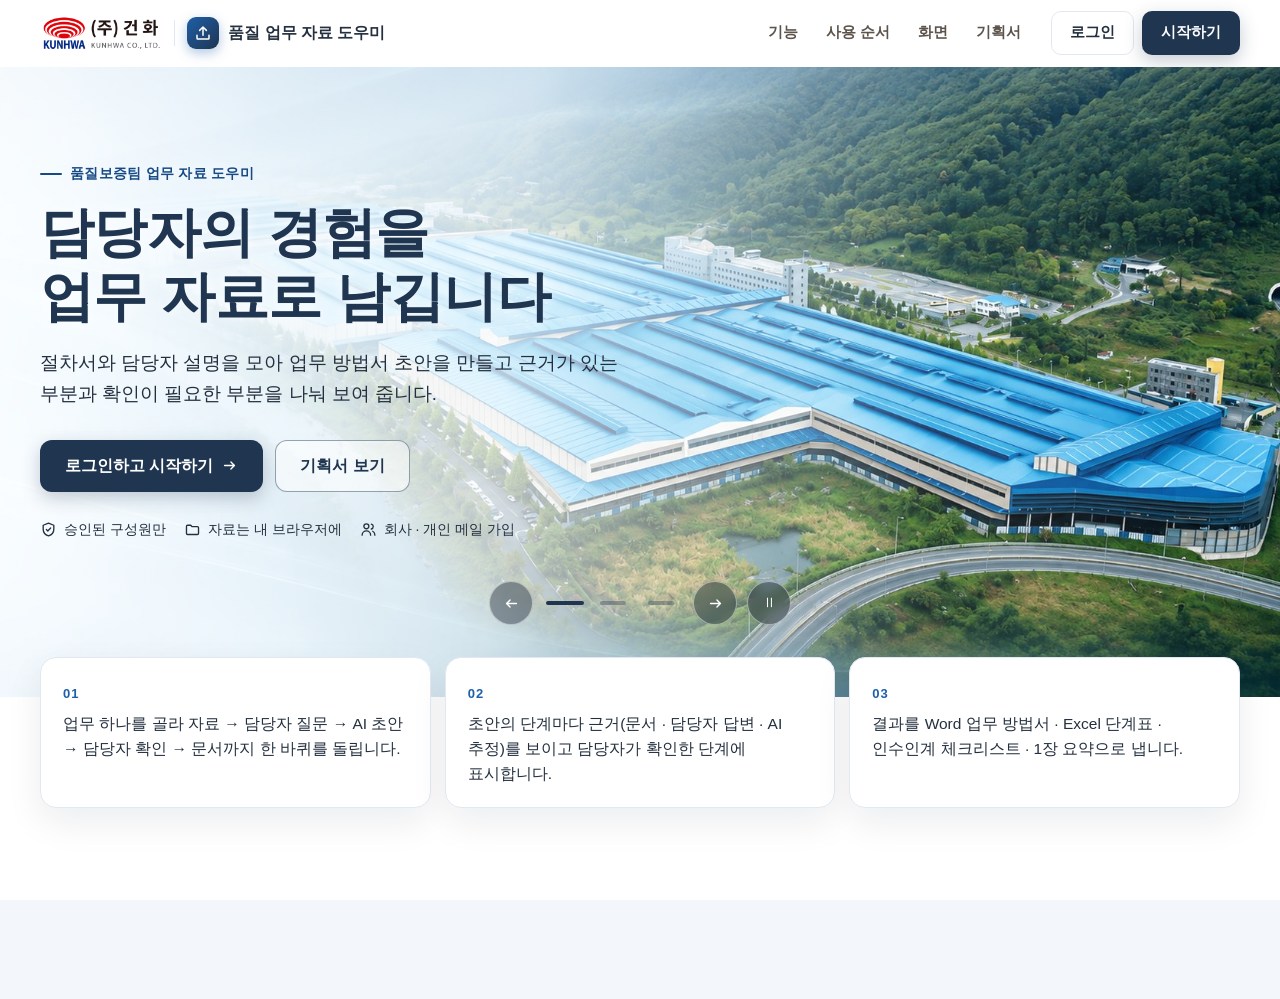
<file: index.html>
<!doctype html>
<html lang="ko">
<head>
  <meta charset="utf-8">
  <meta name="viewport" content="width=device-width, initial-scale=1">
  <title>품질 업무 자료 도우미</title>
  <meta name="description" content="품질보증팀의 업무 자료와 담당자 경험(암묵지)을 모아, AI 로 업무 프로세스 흐름도와 단계별 업무 방법서 초안을 만드는 브라우저 도구 — 근거 표시 · 담당자 확인 · 인수인계 체크리스트 · 신입 교육 자료">
  <meta name="robots" content="noindex">
  <link rel="icon" href="data:image/svg+xml,%3Csvg xmlns='http://www.w3.org/2000/svg' viewBox='0 0 32 32'%3E%3Crect width='32' height='32' rx='7' fill='%230f2544'/%3E%3Crect x='6' y='6' width='9' height='6' rx='1.5' fill='%238fb8ff'/%3E%3Cpath d='M23 13l5 5-5 5-5-5z' fill='%23ffd27a'/%3E%3Crect x='6' y='20' width='9' height='6' rx='1.5' fill='%238fb8ff'/%3E%3Cpath d='M10.5 12v8M15 23h3' stroke='%23e7eef8' stroke-width='1.5'/%3E%3C/svg%3E">
  <!-- fresh-guard v3 (2026-10-21) — 배포 직후에도 강력 새로고침 없이 새 화면을 보이게 한다.
       GitHub Pages 는 HTML 을 max-age=600 으로 준다. 브라우저도, GitHub 앞단 캐시(Fastly)도 그동안 옛 HTML 을 줄 수 있다
       (Cloudflare 는 HTML 을 캐시하지 않는다 — cf-cache-status: DYNAMIC 실측).
       여기서 하는 일: 지금 화면의 Last-Modified(document.lastModified)와 서버의 최신 값(HEAD)을 비교해,
       서버 쪽이 새로우면 「?_fg=<판>」을 붙인 주소로 한 번 옮겨 간다. 질의가 붙은 주소는 브라우저 캐시에도 Fastly 캐시에도
       없어 반드시 새 판이 온다(실측 x-cache: MISS). 붙은 _fg 는 새 화면이 뜨자마자 주소창에서 지운다. 같은 판으로 두 번 돌지 않는다.
       v2: 열 때만이 아니라 앱 안 메뉴 이동(pushState·hashchange·popstate) 때도 15초에 한 번까지 다시 잰다(열어 둔 탭).
       v3: location.reload() 대신 질의 붙은 주소로 — reload 가 Fastly 에 남은 옛 판을 다시 받아 멈추던 것(10-21 build-data 강의안).
       탭 전환·포커스로는 옮기지 않는다(입력 유실). ETag 는 Cloudflare 가 지워서 쓸 수 없다. 원본: dreamit-1000/scripts/fresh-guard/guard.html
       data10-09: file:// 로 열면(사내 PC 에서 index.html 더블클릭) 아무것도 하지 않는다 — file 주소는 fetch 를 못 해 콘솔 오류만 남기 때문(2026-10-28, data10-07 과 같음). -->
  <script>(function(){try{var L=location,P='_fg',h=window.history,q=L.search;if(L.protocol==='file:')return;if(/[?&]_fg=/.test(q)&&h&&h.replaceState){q=q.replace(/([?&])_fg=[^&]*&?/,'$1').replace(/[?&]$/,'');h.replaceState(h.state,'',L.pathname+q+L.hash);}var d=Date.parse(document.lastModified),u=L.pathname+L.search,k='__fresh_guard',t=0;if(!d||!window.fetch||!window.sessionStorage)return;var g=function(s,v){return s+(s.indexOf('?')<0?'?':'&')+P+'='+v;};var c=function(){var n=Date.now();if(n-t<15000)return;t=n;fetch(g(u,n),{method:'HEAD',cache:'no-store'}).then(function(r){var lm=r.headers.get('last-modified'),f=lm&&Date.parse(lm);if(!f||f<=d+1000)return;if(sessionStorage.getItem(k)===lm)return;sessionStorage.setItem(k,lm);L.replace(g(L.pathname+L.search,f)+L.hash);})['catch'](function(){});};c();var p=h&&h.pushState;if(p)h.pushState=function(){var x=p.apply(this,arguments);c();return x;};addEventListener('hashchange',c);addEventListener('popstate',c);}catch(e){}})();</script>
  <link rel="stylesheet" href="css/style.css?v=2026-11-11.6">
  <!-- auth-kit: 로그인 전에는 도구 화면을 감춘다(js/auth.js 가 판정 뒤 푼다) -->
  <script>document.documentElement.classList.add('auth-lock')</script>
  <link rel="stylesheet" href="css/auth.css?v=2026-11-11.6">
  <link rel="stylesheet" href="css/board.css?v=2026-11-11.6">
  <!-- /auth-kit -->
</head>
<body>
  <a class="skip" href="#main">본문으로 건너뛰기</a>
  <div class="shell">
    <aside class="side" aria-label="주 메뉴">
      <a class="brand" href="#/work">
        <span class="brand-mark" aria-hidden="true">QA</span>
        <span class="brand-text">
          <span class="brand-name">품질 업무 자료 도우미</span>
          <span class="brand-sub">data10-09 · v2.0</span>
        </span>
      </a>
      <nav class="nav" id="nav"></nav>
    </aside>

    <div class="body">
      <header class="topbar">
        <a class="scope-chip" id="dataChip" href="#/work"></a>
        <span class="topbar-note" id="storeNote"></span>
      </header>
      <div id="sampleBanner" class="sample-banner" hidden></div>
      <main id="main" class="main" tabindex="-1"></main>
      <footer class="site-footer">
        파일 · 사진 · 답변은 이 브라우저 안에서만 읽고 저장합니다(서버로 보내지 않음) · AI 에는 복사한 프롬프트만, 자동 보내기는 설정한 경우에만
      </footer>
    </div>
  </div>

  <div id="toast" class="toast" role="status" aria-live="polite" hidden></div>

  <!-- 로컬 파일(file://)로 열어도 돌도록 module 이 아닌 일반 스크립트로 불러옵니다 -->
  <script src="vendor/xlsx.full.min.js?v=2026-11-11.6"></script>
  <script src="js/logic.js?v=2026-11-11.6"></script>
  <script src="js/capture.js?v=2026-11-11.6"></script>
  <script src="js/sample-data.js?v=2026-11-11.6"></script>
  <script src="js/sample-capture.js?v=2026-11-11.6"></script>
  <script src="js/store.js?v=2026-11-11.6"></script>
  <script src="js/ai-endpoint.js?v=2026-11-11.6"></script>
  <script src="js/ai-panel.js?v=2026-11-11.6"></script>
  <script src="js/app.js?v=2026-11-11.6"></script>
  <!-- auth-kit: 로그인 · 사용 신청 · 승인(정본 data10-00/kit/auth) -->
  <script src="vendor/supabase.js?v=2026-11-11.6"></script>
  <script src="js/auth-config.js?v=2026-11-11.6"></script>
  <script src="js/board.js?v=2026-11-11.6"></script>
  <script src="js/auth.js?v=2026-11-11.6"></script>
  <!-- /auth-kit -->
</body>
</html>
</file>
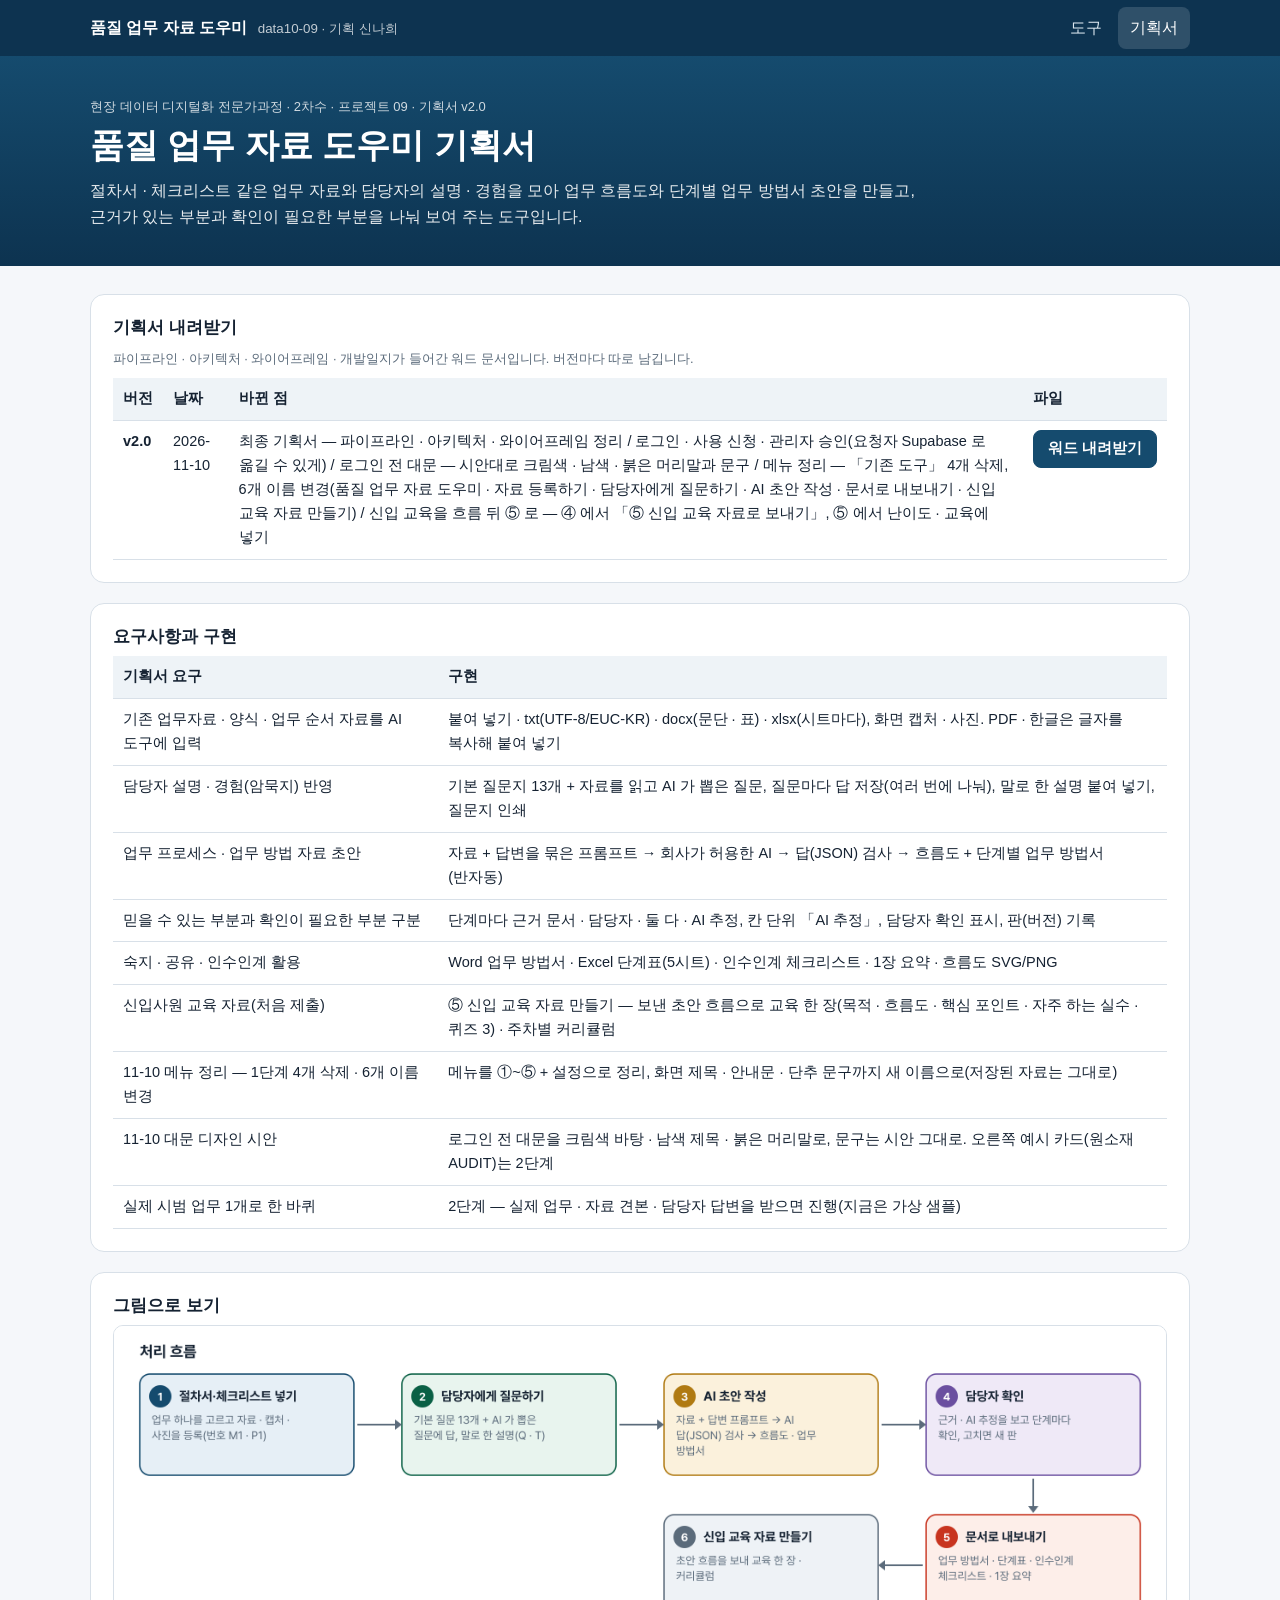
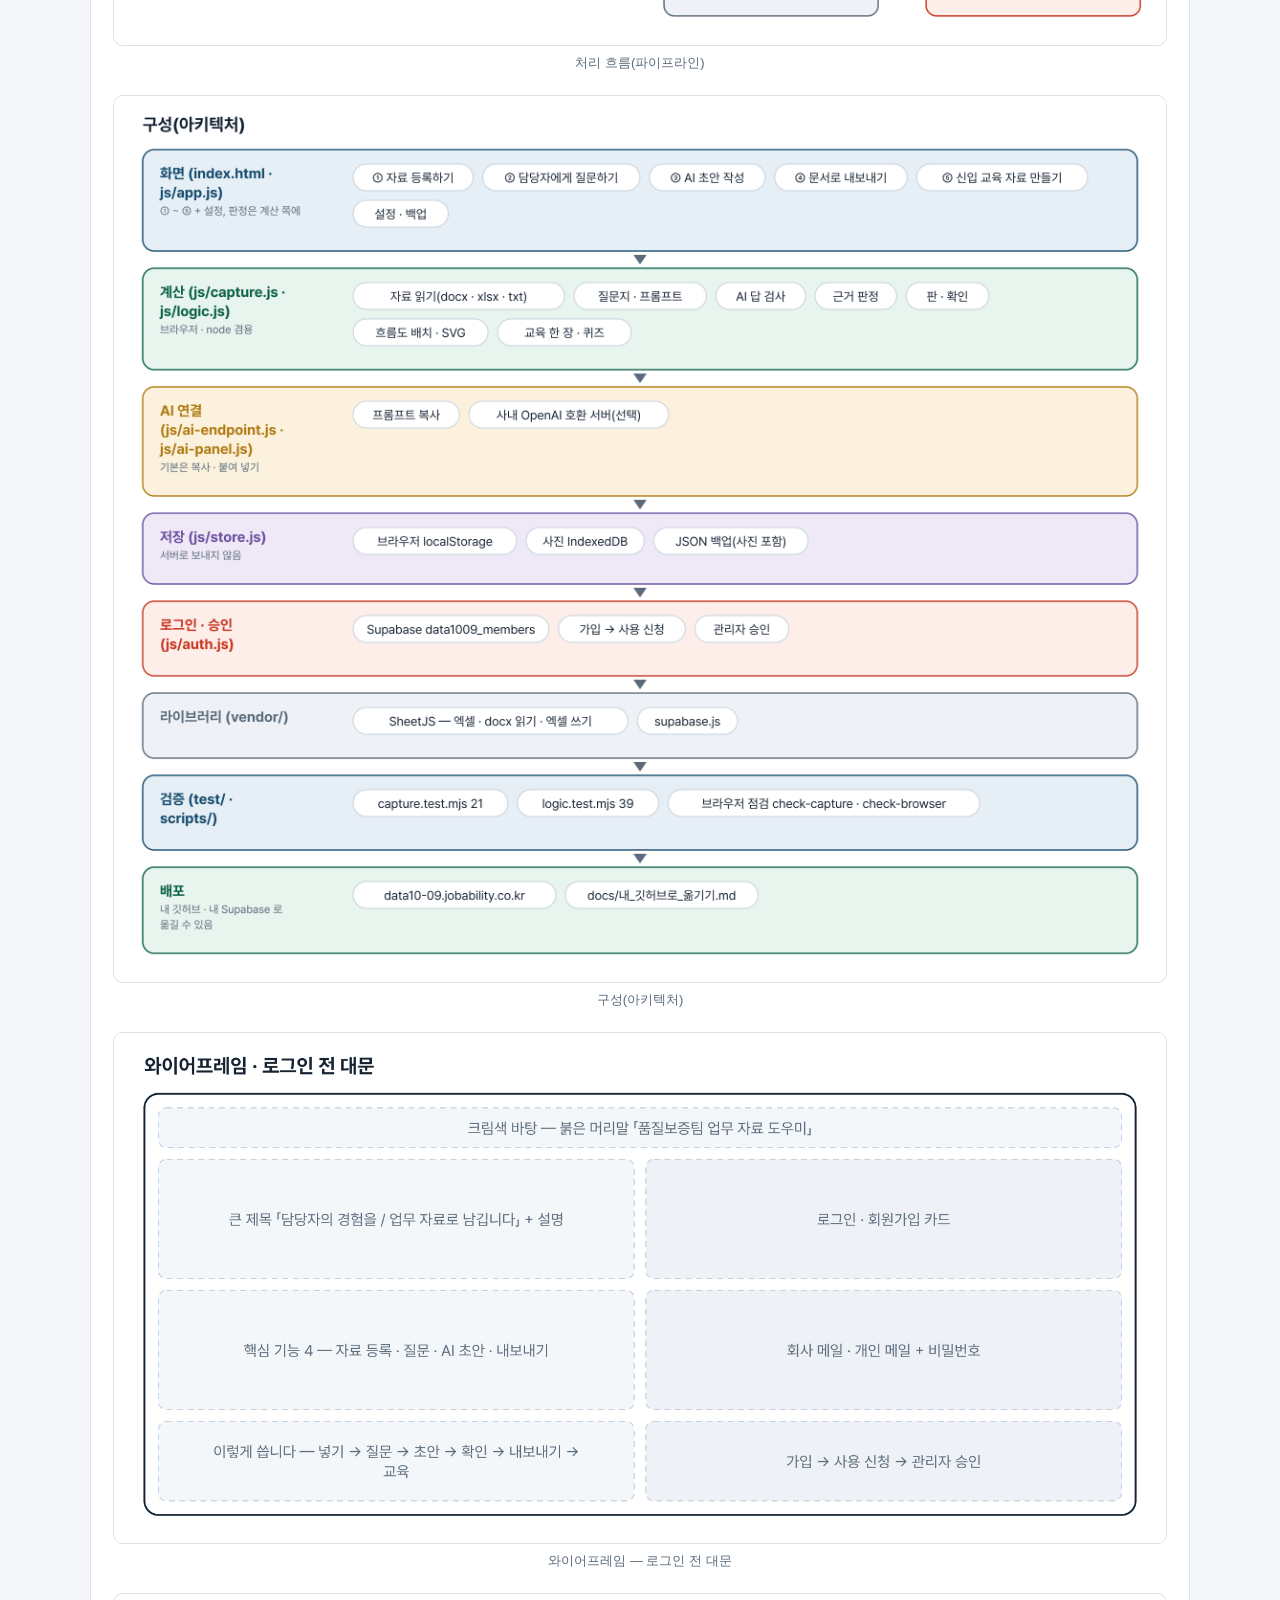
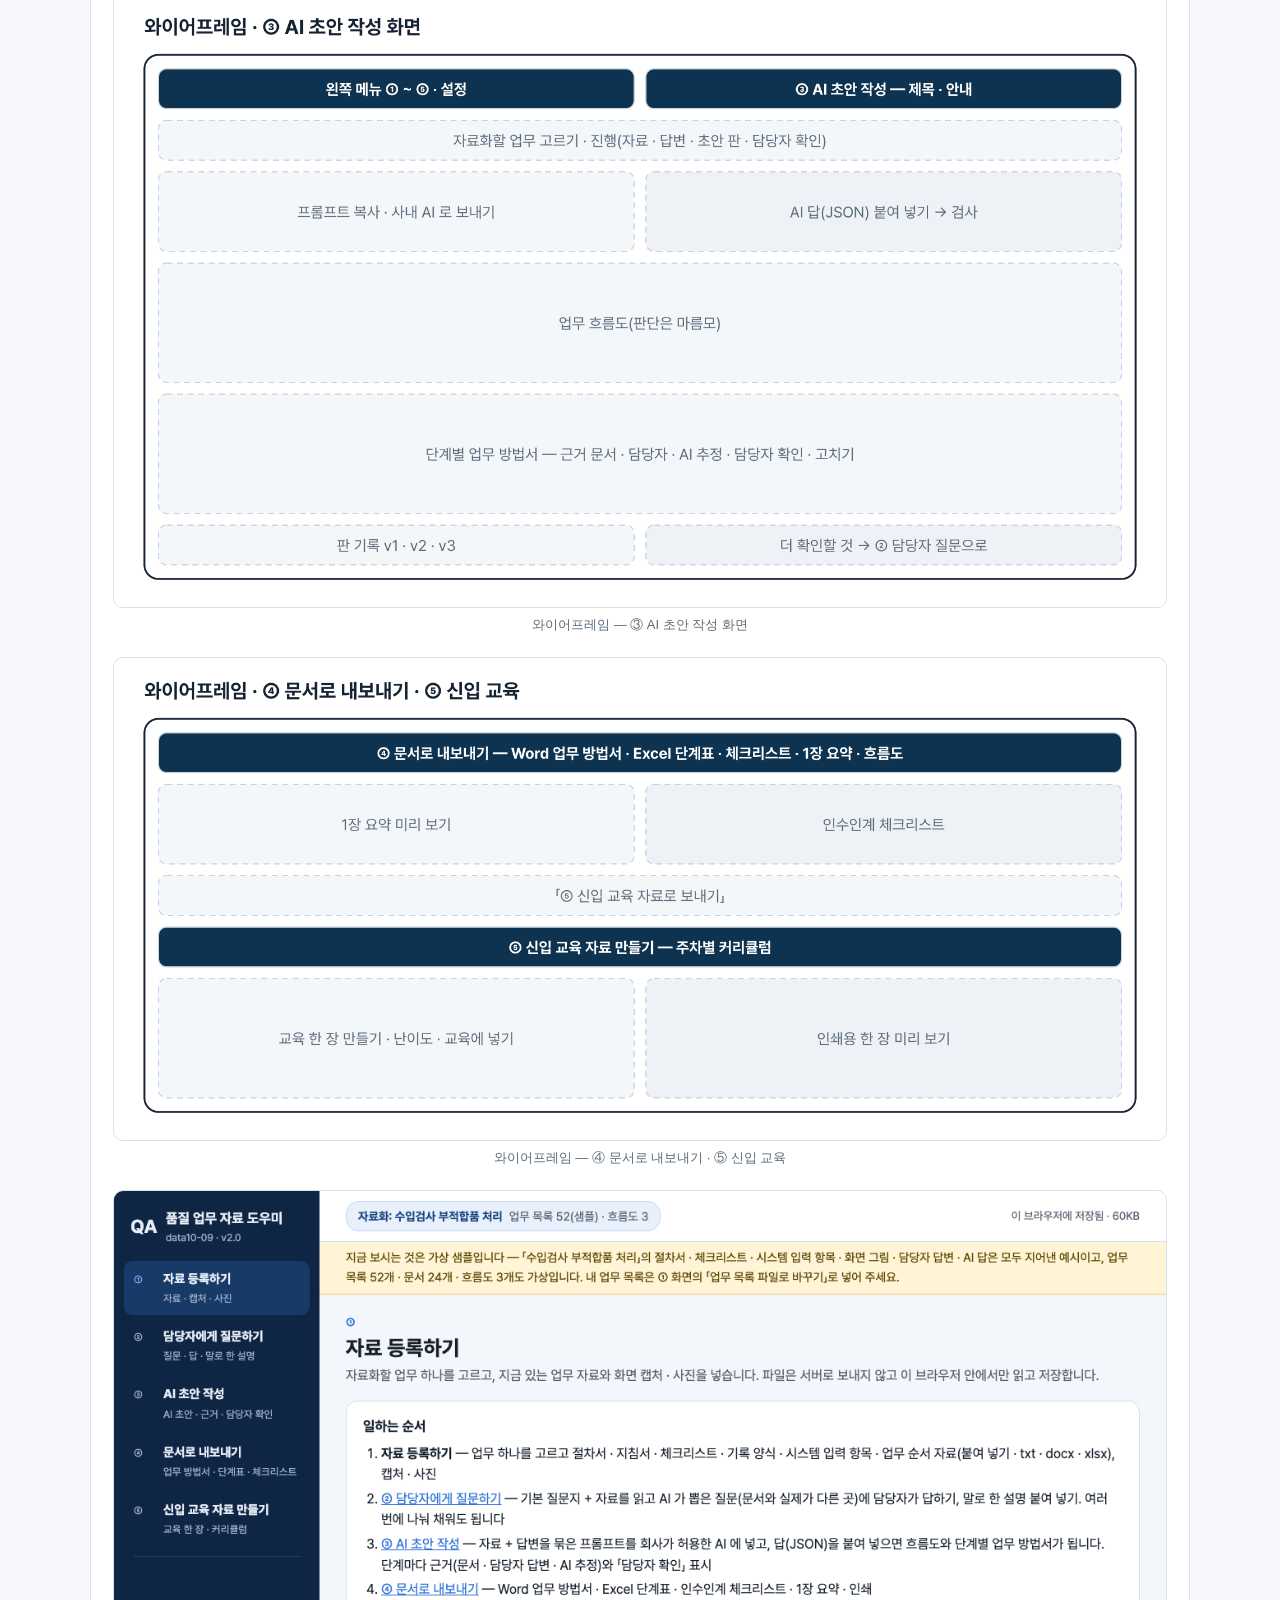
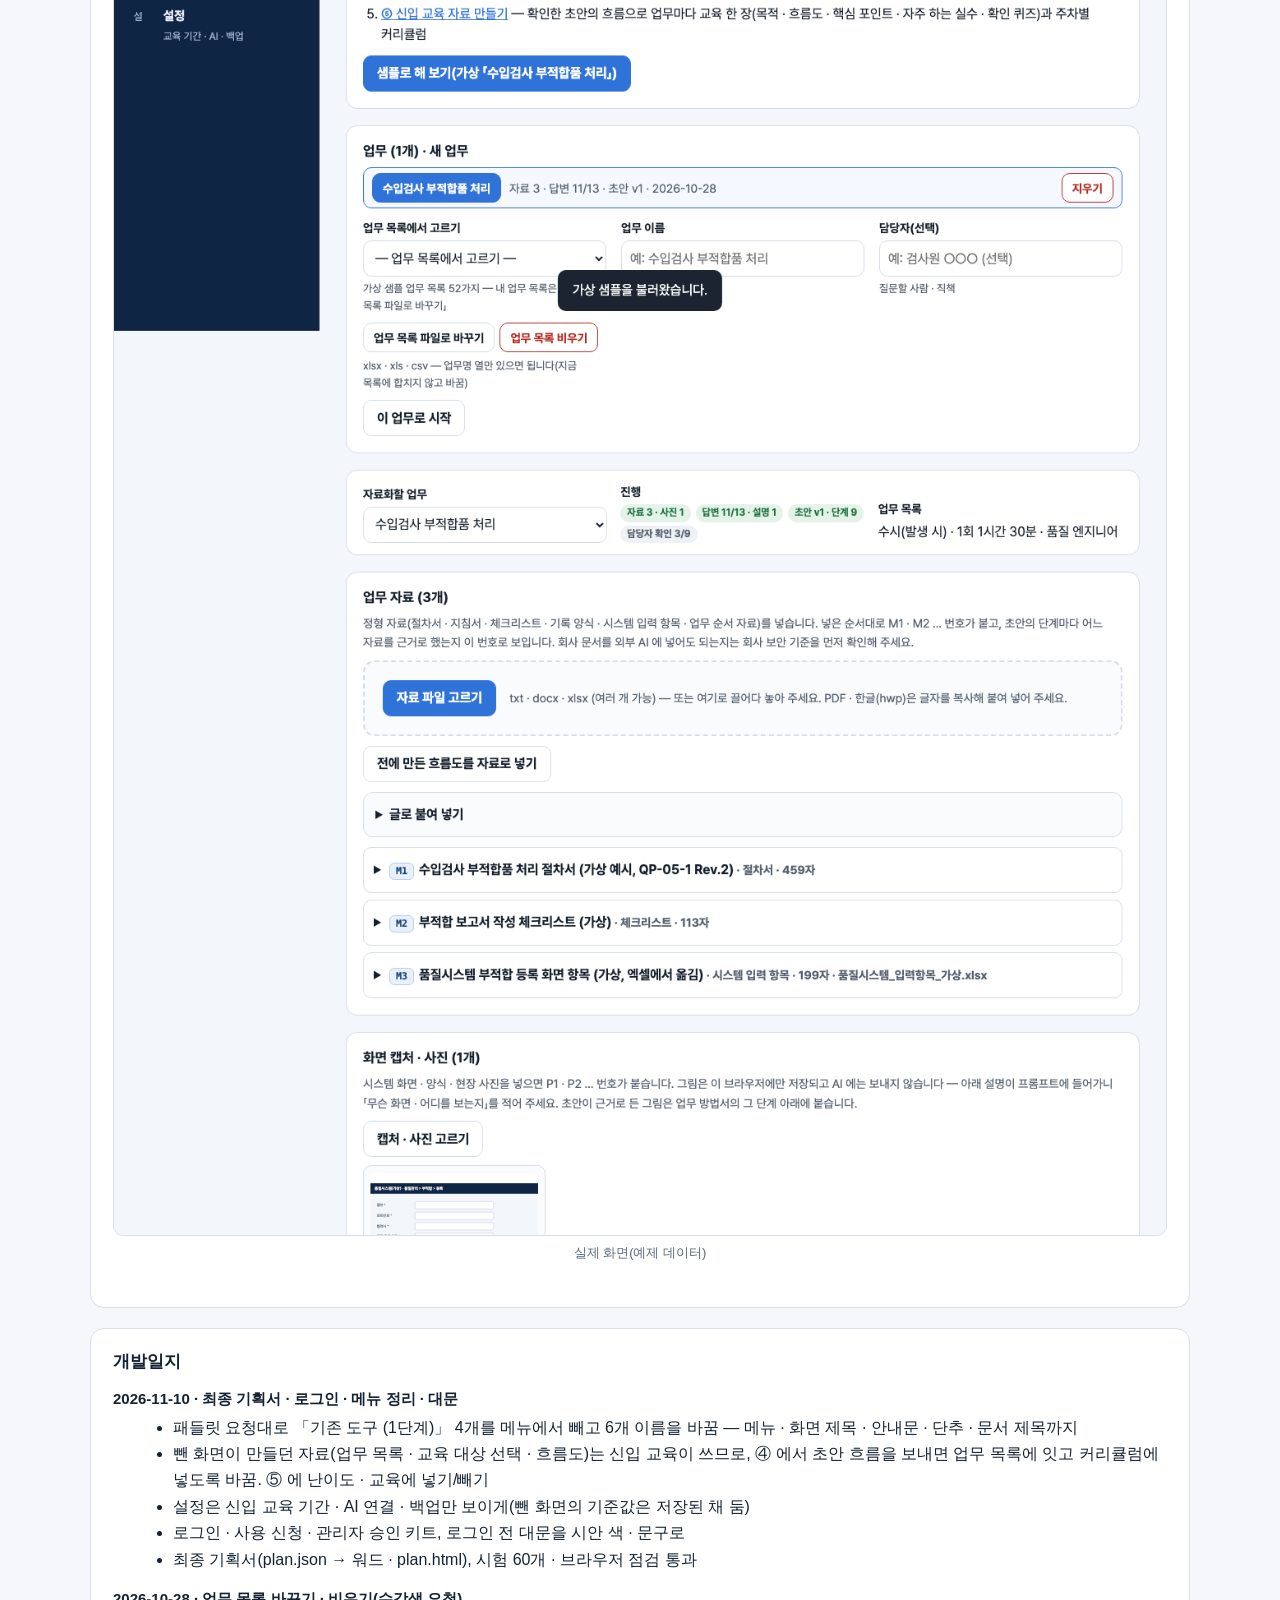
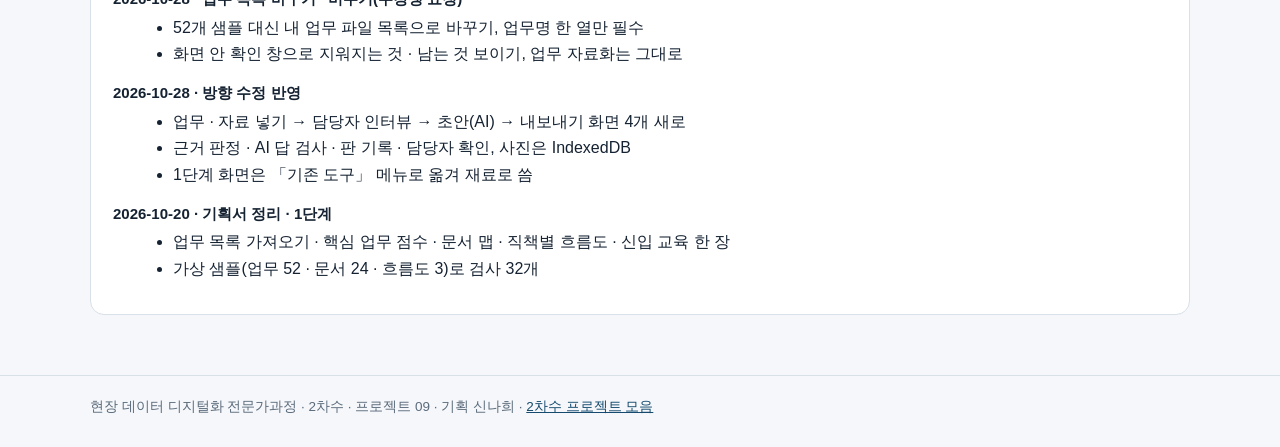
<file: plan.html>
<!DOCTYPE html>
<html lang="ko">
<head>
<meta charset="UTF-8">
<meta name="viewport" content="width=device-width, initial-scale=1.0">
<title>기획서 — 품질 업무 자료 도우미</title>
<meta name="robots" content="index,follow">
<link rel="icon" href="favicon.svg" type="image/svg+xml">
<link rel="stylesheet" href="css/style.css">
<style>
.plan-figs figure{margin:0 0 22px;} .plan-figs img{width:100%;height:auto;border:1px solid var(--line);border-radius:10px;background:#fff;}
.plan-figs figcaption{font-size:13px;color:var(--sub);text-align:center;margin-top:6px;}
.plan td{white-space:normal;} .plan td .btn{min-height:36px;white-space:nowrap;}
h3{font-size:15px;margin:16px 0 6px;} main ul{margin:0 0 10px 20px;}
:root{--ink:#152232;--sub:#5b6b7b;--line:#d8e0e8;--brand:#154b6e;--bg:#f5f7fa;--container-pad:20px}
@media (min-width:640px){:root{--container-pad:28px}} @media (min-width:1024px){:root{--container-pad:40px}}
*{box-sizing:border-box} body{margin:0;background:var(--bg);color:var(--ink);font:16px/1.65 Pretendard,'Apple SD Gothic Neo','Malgun Gothic',sans-serif;word-break:keep-all;overflow-wrap:break-word}
a{color:var(--brand)} .wrap,.topnav-inner{max-width:calc(1100px + 2*var(--container-pad));margin:0 auto;padding:0 var(--container-pad)}
.topnav{background:#0d3350;color:#fff;position:sticky;top:0;z-index:5} .topnav-inner{display:flex;flex-wrap:wrap;align-items:center;justify-content:space-between;gap:8px;min-height:56px}
.topnav-brand{color:#fff;text-decoration:none;font-weight:700} .topnav-brand small{font-weight:400;opacity:.75;margin-left:6px}
.topnav-links{list-style:none;display:flex;gap:4px;margin:0;padding:0} .topnav-links a{color:#dbe7f0;text-decoration:none;padding:8px 12px;border-radius:8px;display:block} .topnav-links a.active,.topnav-links a:hover{background:rgba(255,255,255,.14);color:#fff}
.hero{background:linear-gradient(180deg,#154b6e,#0d3350);color:#fff;padding:40px 0 36px} .hero h1{margin:6px 0 10px;font-size:clamp(24px,3.4vw,34px);color:#fff} .hero p{margin:0;opacity:.9;max-width:860px} .eyebrow{font-size:13px;opacity:.8}
main{padding:28px 0 40px} .card{background:#fff;border:1px solid var(--line);border-radius:14px;padding:22px;margin:0 0 20px} .sub{color:var(--sub)}
.tablewrap{overflow-x:auto} table{border-collapse:collapse;width:100%;font-size:14.5px} th,td{border-bottom:1px solid var(--line);padding:9px 10px;text-align:left;vertical-align:top} th{background:#eef3f7;white-space:nowrap}
.btn{display:inline-flex;align-items:center;justify-content:center;padding:6px 14px;border-radius:8px;border:1px solid var(--brand);text-decoration:none;font-weight:600} .btn.primary{background:var(--brand);color:#fff}
footer{border-top:1px solid var(--line);padding:20px 0 28px;color:var(--sub);font-size:13.5px}
</style>
</head>
<body>
<nav class="topnav" aria-label="주요 메뉴">
  <div class="topnav-inner">
    <a class="topnav-brand" href="index.html">품질 업무 자료 도우미 <small>data10-09 · 기획 신나희</small></a>
    <ul class="topnav-links">
      <li><a href="index.html">도구</a></li>
      <li><a href="plan.html" class="active" aria-current="page">기획서</a></li>
    </ul>
  </div>
</nav>
<header class="hero"><div class="wrap">
  <div class="eyebrow">현장 데이터 디지털화 전문가과정 · 2차수 · 프로젝트 09 · 기획서 v2.0</div>
  <h1>품질 업무 자료 도우미 기획서</h1>
  <p>절차서 · 체크리스트 같은 업무 자료와 담당자의 설명 · 경험을 모아 업무 흐름도와 단계별 업무 방법서 초안을 만들고, 근거가 있는 부분과 확인이 필요한 부분을 나눠 보여 주는 도구입니다.</p>
</div></header>
<main><div class="wrap">
<div class="card">
  <h2 style="margin-top:0">기획서 내려받기</h2>
  <p class="sub">파이프라인 · 아키텍처 · 와이어프레임 · 개발일지가 들어간 워드 문서입니다. 버전마다 따로 남깁니다.</p>
  <div class="tablewrap plan"><table><thead><tr><th>버전</th><th>날짜</th><th>바뀐 점</th><th>파일</th></tr></thead><tbody><tr><td><b>v2.0</b></td><td>2026-11-10</td><td>최종 기획서 — 파이프라인 · 아키텍처 · 와이어프레임 정리 / 로그인 · 사용 신청 · 관리자 승인(요청자 Supabase 로 옮길 수 있게) / 로그인 전 대문 — 시안대로 크림색 · 남색 · 붉은 머리말과 문구 / 메뉴 정리 — 「기존 도구」 4개 삭제, 6개 이름 변경(품질 업무 자료 도우미 · 자료 등록하기 · 담당자에게 질문하기 · AI 초안 작성 · 문서로 내보내기 · 신입 교육 자료 만들기) / 신입 교육을 흐름 뒤 ⑤ 로 — ④ 에서 「⑤ 신입 교육 자료로 보내기」, ⑤ 에서 난이도 · 교육에 넣기</td><td><a class="btn primary" href="docs/기획서/data10-09_신나희_품질업무자료도우미_기획서_v2.0.docx" download>워드 내려받기</a></td></tr></tbody></table></div>
</div>
<div class="card plan">
  <h2 style="margin-top:0">요구사항과 구현</h2>
  <div class="tablewrap"><table><thead><tr><th>기획서 요구</th><th>구현</th></tr></thead><tbody><tr><td>기존 업무자료 · 양식 · 업무 순서 자료를 AI 도구에 입력</td><td>붙여 넣기 · txt(UTF-8/EUC-KR) · docx(문단 · 표) · xlsx(시트마다), 화면 캡처 · 사진. PDF · 한글은 글자를 복사해 붙여 넣기</td></tr><tr><td>담당자 설명 · 경험(암묵지) 반영</td><td>기본 질문지 13개 + 자료를 읽고 AI 가 뽑은 질문, 질문마다 답 저장(여러 번에 나눠), 말로 한 설명 붙여 넣기, 질문지 인쇄</td></tr><tr><td>업무 프로세스 · 업무 방법 자료 초안</td><td>자료 + 답변을 묶은 프롬프트 → 회사가 허용한 AI → 답(JSON) 검사 → 흐름도 + 단계별 업무 방법서(반자동)</td></tr><tr><td>믿을 수 있는 부분과 확인이 필요한 부분 구분</td><td>단계마다 근거 문서 · 담당자 · 둘 다 · AI 추정, 칸 단위 「AI 추정」, 담당자 확인 표시, 판(버전) 기록</td></tr><tr><td>숙지 · 공유 · 인수인계 활용</td><td>Word 업무 방법서 · Excel 단계표(5시트) · 인수인계 체크리스트 · 1장 요약 · 흐름도 SVG/PNG</td></tr><tr><td>신입사원 교육 자료(처음 제출)</td><td>⑤ 신입 교육 자료 만들기 — 보낸 초안 흐름으로 교육 한 장(목적 · 흐름도 · 핵심 포인트 · 자주 하는 실수 · 퀴즈 3) · 주차별 커리큘럼</td></tr><tr><td>11-10 메뉴 정리 — 1단계 4개 삭제 · 6개 이름 변경</td><td>메뉴를 ①~⑤ + 설정으로 정리, 화면 제목 · 안내문 · 단추 문구까지 새 이름으로(저장된 자료는 그대로)</td></tr><tr><td>11-10 대문 디자인 시안</td><td>로그인 전 대문을 크림색 바탕 · 남색 제목 · 붉은 머리말로, 문구는 시안 그대로. 오른쪽 예시 카드(원소재 AUDIT)는 2단계</td></tr><tr><td>실제 시범 업무 1개로 한 바퀴</td><td>2단계 — 실제 업무 · 자료 견본 · 담당자 답변을 받으면 진행(지금은 가상 샘플)</td></tr></tbody></table></div>
</div>
<div class="card plan-figs"><h2 style="margin-top:0">그림으로 보기</h2><figure><img src="docs/img/pipeline.png" alt="처리 흐름(파이프라인)" loading="lazy"><figcaption>처리 흐름(파이프라인)</figcaption></figure><figure><img src="docs/img/architecture.png" alt="구성(아키텍처)" loading="lazy"><figcaption>구성(아키텍처)</figcaption></figure><figure><img src="docs/img/wireframe-1.png" alt="와이어프레임 — 로그인 전 대문" loading="lazy"><figcaption>와이어프레임 — 로그인 전 대문</figcaption></figure><figure><img src="docs/img/wireframe-2.png" alt="와이어프레임 — ③ AI 초안 작성 화면" loading="lazy"><figcaption>와이어프레임 — ③ AI 초안 작성 화면</figcaption></figure><figure><img src="docs/img/wireframe-3.png" alt="와이어프레임 — ④ 문서로 내보내기 · ⑤ 신입 교육" loading="lazy"><figcaption>와이어프레임 — ④ 문서로 내보내기 · ⑤ 신입 교육</figcaption></figure><figure><img src="docs/img/screen.png" alt="실제 화면(예제 데이터)" loading="lazy"><figcaption>실제 화면(예제 데이터)</figcaption></figure></div>
<div class="card"><h2 style="margin-top:0">개발일지</h2><h3>2026-11-10 · 최종 기획서 · 로그인 · 메뉴 정리 · 대문</h3><ul><li>패들릿 요청대로 「기존 도구 (1단계)」 4개를 메뉴에서 빼고 6개 이름을 바꿈 — 메뉴 · 화면 제목 · 안내문 · 단추 · 문서 제목까지</li><li>뺀 화면이 만들던 자료(업무 목록 · 교육 대상 선택 · 흐름도)는 신입 교육이 쓰므로, ④ 에서 초안 흐름을 보내면 업무 목록에 잇고 커리큘럼에 넣도록 바꿈. ⑤ 에 난이도 · 교육에 넣기/빼기</li><li>설정은 신입 교육 기간 · AI 연결 · 백업만 보이게(뺀 화면의 기준값은 저장된 채 둠)</li><li>로그인 · 사용 신청 · 관리자 승인 키트, 로그인 전 대문을 시안 색 · 문구로</li><li>최종 기획서(plan.json → 워드 · plan.html), 시험 60개 · 브라우저 점검 통과</li></ul><h3>2026-10-28 · 업무 목록 바꾸기 · 비우기(수강생 요청)</h3><ul><li>52개 샘플 대신 내 업무 파일 목록으로 바꾸기, 업무명 한 열만 필수</li><li>화면 안 확인 창으로 지워지는 것 · 남는 것 보이기, 업무 자료화는 그대로</li></ul><h3>2026-10-28 · 방향 수정 반영</h3><ul><li>업무 · 자료 넣기 → 담당자 인터뷰 → 초안(AI) → 내보내기 화면 4개 새로</li><li>근거 판정 · AI 답 검사 · 판 기록 · 담당자 확인, 사진은 IndexedDB</li><li>1단계 화면은 「기존 도구」 메뉴로 옮겨 재료로 씀</li></ul><h3>2026-10-20 · 기획서 정리 · 1단계</h3><ul><li>업무 목록 가져오기 · 핵심 업무 점수 · 문서 맵 · 직책별 흐름도 · 신입 교육 한 장</li><li>가상 샘플(업무 52 · 문서 24 · 흐름도 3)로 검사 32개</li></ul></div>
</div></main>
<footer><div class="wrap">현장 데이터 디지털화 전문가과정 · 2차수 · 프로젝트 09 · 기획 신나희 · <a href="https://data10-00.jobability.co.kr/">2차수 프로젝트 모음</a></div></footer>
</body>
</html>
</file>
<file: css/style.css>
/* 품질 업무 맵 — 1단계 화면 스타일
   뼈대(짙은 남색 사이드바 + 밝은 본문)와 부품은 같은 과정의 data10-11 에서 가져왔고, 맨 아래 「data10-09 추가」에 이 과제 화면 부품을 더했습니다.
   360px 까지 반응형, 좁은 화면에서는 사이드바가 위쪽 메뉴로 바뀝니다. */
:root {
  --container-pad: 16px;
  --bg: #f3f6fa;
  --surface: #ffffff;
  --text: #16202c;
  --muted: #56616f;
  --line: #d6dde6;
  --primary: #2f73d9;
  --primary-dark: #215cb4;
  --primary-soft: #e8f0fc;
  --on-primary: #ffffff;
  --side: #0f2544;
  --side-2: #183a66;
  --on-side: #e7eef8;
  --on-side-muted: #9fb2cc;
  --danger: #b3261e;
  --warn-bg: #fff4d6;
  --ok: #1b6e3a;
  --fact: #1b6e3a;
  --obs: #8a4b00;
  --radius: 10px;
  --series-1: #2a78d6;    /* 불량률 */
  --series-2: #eb6834;    /* 목표 초과·몰린 조건 */
  --series-3: #1baf7a;    /* 목표선 */
  --series-plan: #9aa7b8; /* 작업수량·표본 적음(중립 회색) */
  --caution-bg: #fff4d6;
  --caution: #6b4d00;
}
@media (min-width: 640px) { :root { --container-pad: 24px; } }
@media (min-width: 1024px) { :root { --container-pad: 32px; } }

*, *::before, *::after { box-sizing: border-box; }
html { -webkit-text-size-adjust: 100%; }
body {
  margin: 0;
  background: var(--bg);
  color: var(--text);
  font-family: "Pretendard", "Apple SD Gothic Neo", "Malgun Gothic", "Noto Sans KR", system-ui, sans-serif;
  font-size: 16px;
  line-height: 1.6;
  word-break: keep-all;
  overflow-wrap: break-word;
}
button, input, select, textarea { font: inherit; color: inherit; }
input[type="file"] { max-width: 100%; }
img { max-width: 100%; display: block; }
h1, h2, h3 { line-height: 1.3; margin: 0 0 .5em; }
h1 { font-size: 1.6rem; }
h2 { font-size: 1.2rem; }
h3 { font-size: 1.05rem; }
p { margin: 0 0 .75em; }
a { color: var(--primary); }
.sr { position: absolute; width: 1px; height: 1px; overflow: hidden; clip: rect(0 0 0 0); white-space: nowrap; }
.skip { position: absolute; left: -999px; }
.skip:focus { left: 8px; top: 8px; background: #fff; padding: 8px; z-index: 50; }
[hidden] { display: none !important; }

/* ── 뼈대: 사이드바 + 본문 ─────────────────── */
.shell { display: grid; grid-template-columns: 250px minmax(0, 1fr); min-height: 100vh; }
.side { background: var(--side); color: var(--on-side); padding: 20px 12px; position: sticky; top: 0; height: 100vh; overflow-y: auto; }
.brand { display: flex; align-items: center; gap: 10px; text-decoration: none; color: var(--on-side); padding: 0 8px 18px; }
.brand-mark { font-weight: 800; font-size: 1.4rem; letter-spacing: .02em; }
.brand-text { display: flex; flex-direction: column; min-width: 0; }
.brand-name { font-weight: 800; font-size: 1.05rem; }
.brand-sub { font-size: .78rem; color: var(--on-side-muted); }
.nav { display: flex; flex-direction: column; gap: 4px; }
.nav a {
  display: grid; grid-template-columns: 28px minmax(0, 1fr); gap: 2px 8px; align-items: baseline;
  padding: 10px 12px; border-radius: var(--radius); color: var(--on-side); text-decoration: none;
}
.nav a .no { font-size: .78rem; color: var(--on-side-muted); }
.nav a .t { font-weight: 700; font-size: .95rem; }
.nav a .s { grid-column: 2; font-size: .78rem; color: var(--on-side-muted); }
.nav a:hover { background: rgba(255, 255, 255, .06); }
.nav a[aria-current="page"] { background: var(--side-2); }
.nav a[aria-current="page"] .no { color: #7fb0ff; }

.body { min-width: 0; display: flex; flex-direction: column; }
.topbar {
  display: flex; flex-wrap: wrap; align-items: center; gap: 8px 16px;
  padding: 12px var(--container-pad); background: var(--surface); border-bottom: 1px solid var(--line);
  position: sticky; top: 0; z-index: 10;
}
.scope-chip {
  display: inline-flex; flex-wrap: wrap; gap: 2px 8px; align-items: center; min-width: 0; max-width: 100%;
  padding: 6px 14px; border-radius: 16px; background: var(--primary-soft); border: 1px solid #c3d6f3;
  color: #17427e; font-weight: 700; font-size: .9rem; text-decoration: none;
}
.scope-chip .dim { font-weight: 500; color: var(--muted); }
.topbar-note { margin-left: auto; font-size: .85rem; color: var(--muted); }
.sample-banner { background: var(--warn-bg); border-bottom: 1px solid #e8cf85; color: #5a4400; font-size: .92rem; padding: 8px var(--container-pad); }
.main { padding: 24px var(--container-pad) 48px; width: 100%; max-width: calc(1280px + 2 * var(--container-pad)); }
.main:focus { outline: none; }
.site-footer { margin-top: auto; border-top: 1px solid var(--line); background: var(--surface); color: var(--muted); font-size: .85rem; padding: 14px var(--container-pad); }

@media (max-width: 1023px) {
  .shell { grid-template-columns: minmax(0, 1fr); }
  .side { position: static; height: auto; padding: 12px var(--container-pad); }
  .brand { padding: 0 0 10px; }
  .nav { flex-direction: row; flex-wrap: wrap; gap: 4px; }
  .nav a { display: inline-flex; gap: 6px; padding: 6px 10px; }
  .nav a .s { display: none; }
  .topbar { position: static; }
}

/* ── 공통 부품 ─────────────────────────── */
.stage { font-size: .8rem; font-weight: 800; color: var(--primary); letter-spacing: .04em; margin-bottom: 4px; }
.page-head { display: flex; flex-wrap: wrap; align-items: flex-end; gap: 8px 16px; margin-bottom: 18px; }
.page-head .titles { margin-right: auto; min-width: 0; }
.page-head h1 { margin: 0; }
.page-head .lead { color: var(--muted); margin: 4px 0 0; }
.card { background: var(--surface); border: 1px solid var(--line); border-radius: 14px; padding: 20px; margin-bottom: 20px; min-width: 0; }
.card > h2 { font-size: 1.05rem; }
.note { color: var(--muted); font-size: .9rem; }
.grid-2 { display: grid; grid-template-columns: repeat(2, minmax(0, 1fr)); gap: 20px; }
@media (max-width: 900px) { .grid-2 { grid-template-columns: minmax(0, 1fr); } }

.btn {
  display: inline-flex; align-items: center; justify-content: center; gap: 8px;
  min-height: 44px; padding: 8px 16px; border-radius: var(--radius);
  border: 1px solid var(--line); background: var(--surface); cursor: pointer; font-weight: 700; text-decoration: none; color: var(--text);
}
.btn:hover { border-color: var(--primary); }
.btn:disabled { opacity: .5; cursor: not-allowed; }
.btn-primary { background: var(--primary); color: var(--on-primary); border-color: var(--primary); }
.btn-primary:hover { background: var(--primary-dark); }
.btn-danger { color: var(--danger); border-color: var(--danger); }
.btn-sm { min-height: 36px; padding: 4px 12px; font-size: .9rem; }
.btn-big { min-height: 52px; font-size: 1.05rem; padding: 12px 28px; }
.btn-row { display: flex; flex-wrap: wrap; gap: 8px; }

/* 양식 */
.form-grid { display: grid; grid-template-columns: repeat(3, minmax(0, 1fr)); gap: 14px 18px; }
.form-grid .span-all { grid-column: 1 / -1; }
@media (max-width: 1100px) { .form-grid { grid-template-columns: repeat(2, minmax(0, 1fr)); } }
@media (max-width: 560px) { .form-grid { grid-template-columns: minmax(0, 1fr); } }
.field { display: flex; flex-direction: column; gap: 4px; min-width: 0; }
.field > span { font-weight: 700; font-size: .9rem; }
.field > span .req { color: var(--danger); margin-left: 4px; }
.field input, .field select, .field textarea {
  width: 100%; min-height: 44px; padding: 8px 10px; border: 1px solid var(--line); border-radius: var(--radius); background: var(--surface);
}
.field textarea { min-height: 80px; resize: vertical; }
.field .hint { font-size: .82rem; color: var(--muted); }
.field .err { color: var(--danger); font-size: .88rem; }
.field.invalid input, .field.invalid select, .field.invalid textarea { border-color: var(--danger); }
fieldset.block { border: 1px solid var(--line); border-radius: 14px; padding: 16px 18px 18px; margin: 0 0 18px; background: var(--surface); min-width: 0; }
fieldset.block legend { font-weight: 800; padding: 0 6px; }
details.block { border: 1px solid var(--line); border-radius: 14px; padding: 8px 18px; margin: 0 0 10px; background: var(--surface); min-width: 0; }
details.block[open] { padding-bottom: 16px; }
details.block > summary { font-weight: 800; overflow-wrap: anywhere; }
.view-toggle { display: inline-flex; border: 1px solid var(--line); border-radius: 10px; overflow: hidden; }
.view-toggle button { border: 0; background: var(--surface); padding: 6px 14px; font: inherit; cursor: pointer; min-height: 36px; }
.view-toggle button[aria-pressed="true"] { background: var(--primary); color: #fff; font-weight: 700; }
table.list.pivot td.label { white-space: nowrap; }
table.list.alias td:first-child { font-weight: 700; }
.kind { display: inline-block; font-size: .75rem; font-weight: 800; padding: 1px 8px; border-radius: 999px; margin-left: 6px; vertical-align: middle; }
.kind.fact { background: #e3f3e8; color: var(--fact); }
.kind.obs { background: #fdf0dc; color: var(--obs); }
.kind.meta { background: #eef1f5; color: var(--muted); }
.submit-bar { display: flex; justify-content: flex-end; gap: 8px; flex-wrap: wrap; position: sticky; bottom: 0; background: var(--bg); padding: 12px 0; }

/* 표 */
.table-wrap { overflow-x: auto; border: 1px solid var(--line); border-radius: var(--radius); background: var(--surface); }
table.list { width: 100%; border-collapse: collapse; font-size: .92rem; }
table.list th, table.list td { padding: 8px 10px; border-bottom: 1px solid var(--line); text-align: left; vertical-align: top; }
table.list th { background: #eef2f7; white-space: nowrap; }
table.list td.num, table.list th.num { text-align: right; white-space: nowrap; }
table.list td.zero { color: #a3adba; }
table.list tr.differs td { background: #fffaf0; }
table.list td.blk { color: var(--muted); font-size: .82rem; white-space: nowrap; }
.heat-1 { background: #eef4fd; } .heat-2 { background: #d9e7fb; } .heat-3 { background: #bcd4f7; }

/* 통계 타일 */
.tiles { display: grid; grid-template-columns: repeat(4, minmax(0, 1fr)); gap: 12px; margin-bottom: 20px; }
@media (max-width: 900px) { .tiles { grid-template-columns: repeat(2, minmax(0, 1fr)); } }
.tile { background: var(--surface); border: 1px solid var(--line); border-radius: 14px; padding: 14px 16px; min-width: 0; }
.tile .k { font-size: .85rem; color: var(--muted); }
.tile .v { font-size: 1.6rem; font-weight: 800; }

/* 가져오기 */
.map-grid { display: grid; grid-template-columns: repeat(auto-fill, minmax(260px, 1fr)); gap: 10px 16px; }
.map-row { display: flex; flex-direction: column; gap: 4px; min-width: 0; border: 1px solid var(--line); border-radius: 10px; padding: 8px 10px; background: #fafbfd; }
.map-row .col { font-weight: 800; }
.map-row .ex { font-size: .8rem; color: var(--muted); overflow: hidden; text-overflow: ellipsis; white-space: nowrap; }
.map-row select { min-height: 38px; border: 1px solid var(--line); border-radius: 8px; padding: 4px 8px; background: #fff; width: 100%; }

.alert { padding: 10px 14px; border-radius: var(--radius); margin: 10px 0; }
.alert.warn { background: #fdecea; color: #7a1c14; }
.alert.info { background: #eaf1fa; color: #123a66; }
.empty { text-align: center; padding: 40px 16px; color: var(--muted); }

/* 대화상자·알림 */
.dialog { border: none; border-radius: 12px; padding: 0; width: min(640px, calc(100vw - 32px)); max-height: calc(100vh - 32px); }
.dialog::backdrop { background: rgba(0, 0, 0, .45); }
.dialog-body { padding: 20px; }
.dialog-actions { display: flex; justify-content: flex-end; gap: 8px; margin-top: 16px; flex-wrap: wrap; }
.toast { position: fixed; left: 50%; bottom: 24px; transform: translateX(-50%); background: #1b2430; color: #fff; padding: 12px 18px; border-radius: var(--radius); z-index: 100; max-width: calc(100vw - 32px); }
.toast.error { background: var(--danger); }


/* ── data09-25 에서 이어 온 부품 ─────────── */
.filters { display: grid; grid-template-columns: repeat(auto-fit, minmax(min(100%, 200px), 1fr)); gap: 12px 16px; align-items: end; }
.filters .span-all { grid-column: 1 / -1; margin: 0; }
h2.sec { font-size: 1.15rem; margin: 4px 0 12px; }
.tile .v { font-size: 1.35rem; }
.map-row.missing { border-color: var(--danger); background: #fdf3f2; }
.map-row .req { color: var(--danger); font-size: .78rem; }
details > summary { cursor: pointer; font-weight: 700; padding: 6px 0; min-height: 32px; }
details.warn-list ul { max-height: 240px; overflow: auto; font-size: .88rem; }
details.card.rules > summary { font-weight: 700; }
.charts { display: grid; grid-template-columns: repeat(2, minmax(0, 1fr)); gap: 16px; margin-bottom: 16px; }
@media (max-width: 900px) { .charts { grid-template-columns: minmax(0, 1fr); } }
.fig { margin: 0; border: 1px solid var(--line); border-radius: var(--radius); padding: 10px 12px; min-width: 0; background: var(--surface); }
.fig figcaption { font-weight: 800; font-size: .92rem; }
svg.chart { width: 100%; height: auto; display: block; }
svg.chart .grid { stroke: #e6eaf0; stroke-width: 1; }
svg.chart .axis { stroke: #b9c2ce; stroke-width: 1; }
svg.chart .tick { fill: var(--muted); font-size: 12px; }
svg.chart .ln { fill: none; stroke-width: 2; stroke-linejoin: round; }
svg.chart .dot { stroke: var(--surface); stroke-width: 2; }
.legend { display: flex; flex-wrap: wrap; gap: 4px 14px; font-size: .82rem; color: var(--muted); min-height: 4px; }
.legend .lg { display: inline-flex; align-items: center; gap: 6px; }
.legend i { width: 12px; height: 12px; border-radius: 3px; display: inline-block; }
table.list tr.sum td { background: #eef2f7; font-weight: 700; }
table.list tr.total td { background: #dfe7f2; }
table.list td.indent { padding-left: 22px; }
table.list.weekly td:last-child { min-width: 220px; }
table.list.items input[type="text"], table.list.items input:not([type]) { width: 100%; min-height: 36px; padding: 4px 6px; border: 1px solid var(--line); border-radius: 8px; }
table.list tr.excluded td { color: #8b95a3; }
.an-list { display: grid; gap: 10px; }
.an { border: 1px solid var(--line); border-left-width: 5px; border-radius: var(--radius); padding: 10px 14px; min-width: 0; }
.an.lv-bad { border-left-color: var(--danger); }
.an.lv-warn { border-left-color: #c98500; }
.an-top { display: flex; flex-wrap: wrap; align-items: center; gap: 4px 8px; }
.an-ev { margin: 6px 0 4px; font-weight: 600; }
.an .note { margin: 2px 0; }
.tag.caution { background: var(--caution-bg); color: var(--caution); }
.drop { display: flex; flex-wrap: wrap; align-items: center; gap: 10px 16px; padding: 22px; border: 2px dashed var(--line); border-radius: 14px; background: #fafbfd; margin-bottom: 12px; }
.drop.over { border-color: var(--primary); background: var(--primary-soft); }
.btn { position: relative; }
.btn input[type="file"] { position: absolute; width: 1px; height: 1px; overflow: hidden; clip: rect(0 0 0 0); }
.steps { margin: 8px 0 12px; padding-left: 22px; }
.mono { font-family: ui-monospace, Menlo, Consolas, monospace; font-size: .85rem; }
textarea { width: 100%; min-height: 120px; padding: 8px 10px; border: 1px solid var(--line); border-radius: var(--radius); background: var(--surface); resize: vertical; }
.paper { padding: 28px; }
.rp h1 { font-size: 1.4rem; }
.rp h2 { font-size: 1.1rem; margin-top: 18px; }
.rp .pre { white-space: pre-line; background: #fafbfd; border: 1px solid var(--line); border-radius: var(--radius); padding: 12px 14px; }
.ai-send { display: inline-flex; align-items: center; flex-wrap: wrap; gap: 4px; }
@media (max-width: 700px) { .paper { padding: 16px; } }

@media print {
  .side, .topbar, .site-footer, .sample-banner, .no-print, .toast, .filters { display: none !important; }
  .shell { display: block; }
  body { background: #fff; font-size: 10.5pt; }
  .main { padding: 0; max-width: none; }
  .card { border: none; padding: 0; }
  .table-wrap { overflow: visible; border: none; }
  table.list th, table.list td { padding: 3px 5px; }
}
.mask-box { border: 1px solid var(--line); border-radius: 12px; padding: 10px 14px; margin: 0 0 12px; background: #fafbfd; }
.mask-box .opt { margin: 0; }

/* ── data10-11 추가 ─────────────────────── */
.opt { position: relative; display: flex; gap: 10px; align-items: flex-start; padding: 10px 12px; border: 1px solid var(--line); border-radius: var(--radius); background: var(--surface); cursor: pointer; min-width: 0; }
.opt input { margin-top: 4px; flex: none; width: 18px; height: 18px; accent-color: var(--primary); }
.opt .t { font-weight: 700; display: block; }
.opt .s { font-size: .82rem; color: var(--muted); display: block; }
.tag { display: inline-block; font-size: .75rem; font-weight: 800; padding: 1px 8px; border-radius: 999px; background: #eef1f5; color: var(--muted); }
.tag.warn { background: #fdecea; color: #7a1c14; }
.tag.m4 { background: var(--primary-soft); color: #17427e; }
svg.chart .ref { stroke: var(--series-3); stroke-width: 2; stroke-dasharray: 6 4; }
svg.chart .ref.now { stroke: #8a95a5; }
svg.chart .ref-label { fill: #12704d; font-size: 12px; font-weight: 700; }
svg.chart .ref-label.now { fill: #56616f; }
svg.chart .tick.val { font-weight: 700; fill: var(--text); }
.legend .ref-sw { width: 16px; height: 0; border-top: 2px dashed var(--series-3); border-radius: 0; background: none; }
.legend .ref-sw.now { border-top-color: #8a95a5; }
table.list tr.small td { color: #8b95a3; }
table.list td.over { color: #9a2a12; font-weight: 700; }
table.list.cross td.num { min-width: 86px; }
table.list.cross td.heat-1 { background: #fdf0e8; } table.list.cross td.heat-2 { background: #fbd9c6; } table.list.cross td.heat-3 { background: #f6b896; }
table.list.cross td.low { background: #eaf5ef; }
.small-mark { color: #8b95a3; font-size: .8rem; white-space: nowrap; }
.hot-list { display: grid; gap: 10px; }
.hot { border: 1px solid var(--line); border-left: 5px solid var(--series-2); border-radius: var(--radius); padding: 10px 14px; min-width: 0; }
.hot-top { display: flex; flex-wrap: wrap; gap: 4px 8px; align-items: center; }
.hot-top strong { font-size: 1.02rem; }
.hot .ev { margin: 6px 0 2px; font-weight: 600; }
.hot .note { margin: 2px 0; }
.m4-sec { margin-bottom: 20px; }
.m4-sec > h2 { display: flex; flex-wrap: wrap; gap: 6px 10px; align-items: baseline; }
.dim-grid { display: grid; grid-template-columns: repeat(2, minmax(0, 1fr)); gap: 16px; }
@media (max-width: 1100px) { .dim-grid { grid-template-columns: minmax(0, 1fr); } }
.dim-box { min-width: 0; }
.dim-box h3 { margin-top: 4px; }
.tabs { display: flex; flex-wrap: wrap; gap: 6px; margin-bottom: 12px; }
.tabs button { min-height: 40px; padding: 6px 14px; border: 1px solid var(--line); border-radius: 999px; background: var(--surface); cursor: pointer; font-weight: 700; }
.tabs button[aria-pressed="true"] { background: var(--primary); border-color: var(--primary); color: var(--on-primary); }
.inline-form { display: grid; grid-template-columns: repeat(auto-fit, minmax(min(100%, 160px), 1fr)); gap: 10px 14px; align-items: end; }
.goal { display: flex; flex-wrap: wrap; gap: 4px 12px; align-items: baseline; }
.goal .big { font-size: 1.6rem; font-weight: 800; }
.goal .over { color: #9a2a12; }
.goal .ok { color: var(--ok); }
.tile .v.over { color: #9a2a12; }
.tile .v.ok { color: var(--ok); }
svg.chart.hbar .tick { font-size: 15px; }

/* ── data10-09 추가 ─────────────────────── */
:root { --formal: #1f5fa8; --formal-bg: #e6effa; --informal: #8a4b00; --informal-bg: #fdf0dc; --form: #5b4a9e; --form-bg: #eeeaf8; }
.card-head { display: flex; flex-wrap: wrap; align-items: center; gap: 8px 16px; margin-bottom: 10px; }
.card-head > h2 { margin: 0 auto 0 0; }
.btn-row.tight { gap: 4px; }
.field.inline { flex-direction: row; align-items: center; gap: 8px; }
.field.inline input { width: 80px; min-height: 40px; padding: 4px 8px; border: 1px solid var(--line); border-radius: var(--radius); }
.form-grid .span2 { grid-column: span 2; }
@media (max-width: 560px) { .form-grid .span2 { grid-column: auto; } }
.form-grid.one { grid-template-columns: minmax(0, 1fr); }
.sub { display: block; font-size: .8rem; color: var(--muted); font-weight: 400; }
.tag.ok { background: #e3f3e8; color: var(--ok); }
.tag.kind-formal { background: var(--formal-bg); color: var(--formal); }
.tag.kind-informal { background: var(--informal-bg); color: var(--informal); }
.tag.kind-form { background: var(--form-bg); color: var(--form); }
.tag.diff-1 { background: #e3f3e8; color: var(--ok); } .tag.diff-2 { background: #eaf1fa; color: #17427e; } .tag.diff-3 { background: #fdecea; color: #7a1c14; }
.tag.lv-bad { background: #b3261e; color: #fff; } .tag.lv-warn { background: #fff4d6; color: #6b4d00; } .tag.lv-info { background: #eef1f5; color: var(--muted); }
.steps li { margin-bottom: 4px; }

/* ① 핵심 업무 */
table.core-table td { vertical-align: middle; }
table.core-table tr.picked td { background: #f2f7fe; }
table.core-table input[type="checkbox"] { width: 20px; height: 20px; accent-color: var(--primary); }
select.mini { min-height: 36px; border: 1px solid var(--line); border-radius: 8px; padding: 2px 6px; background: #fff; }
.score { position: relative; display: inline-flex; align-items: center; min-width: 96px; height: 24px; background: #eef2f7; border-radius: 6px; overflow: hidden; }
.score .bar { position: absolute; left: 0; top: 0; bottom: 0; background: #bcd4f7; }
.score b { position: relative; padding: 0 8px; font-variant-numeric: tabular-nums; }
.core-list { margin: 8px 0; padding-left: 26px; display: grid; gap: 6px; }
.core-list li { display: flex; flex-wrap: wrap; align-items: center; gap: 4px 10px; padding: 6px 8px; border: 1px solid var(--line); border-radius: var(--radius); background: #fafbfd; }
.core-list .nm { font-weight: 700; }
.core-list .sub { display: inline; }
.core-list .btn-row { margin-left: auto; }

/* ② 문서 맵 */
.map-cards { display: grid; grid-template-columns: repeat(auto-fill, minmax(min(100%, 320px), 1fr)); gap: 12px; margin-top: 12px; }
.map-card { border: 1px solid var(--line); border-radius: 12px; padding: 12px 14px; background: #fafbfd; min-width: 0; }
.map-card h3 { margin: 0; }
.map-card > .sub { margin-bottom: 8px; }
.kind-row { display: flex; flex-wrap: wrap; align-items: baseline; gap: 4px 6px; padding: 6px 0; border-top: 1px dashed var(--line); }
.kind-label { flex: none; width: 52px; font-size: .8rem; font-weight: 800; color: var(--muted); }
.kind-row .none { font-size: .85rem; color: #8b95a3; }
.chip { display: inline-block; font-size: .82rem; padding: 2px 8px; border-radius: 999px; border: 1px solid; max-width: 100%; }
.chip small { font-weight: 700; }
.chip-formal { background: var(--formal-bg); color: var(--formal); border-color: #b8cff0; }
.chip-informal { background: var(--informal-bg); color: var(--informal); border-color: #ecd1a8; }
.chip-form { background: var(--form-bg); color: var(--form); border-color: #cdc3ea; }
.legend .sw { width: 12px; height: 12px; border-radius: 3px; display: inline-block; }
.sw.k-formal { background: var(--formal); } .sw.k-informal { background: var(--informal); } .sw.k-form { background: var(--form); }
.matrix-wrap { max-height: 70vh; overflow: auto; }
table.matrix { font-size: .85rem; width: auto; }
table.matrix th, table.matrix td { padding: 4px 6px; text-align: center; }
table.matrix th.stick { position: sticky; left: 0; z-index: 2; background: #f6f8fb; text-align: left; min-width: 150px; max-width: 220px; white-space: normal; font-weight: 700; }
table.matrix thead th { position: sticky; top: 0; z-index: 1; }
table.matrix thead th.stick { z-index: 3; background: #eef2f7; }
table.matrix th.mx-head { writing-mode: vertical-rl; white-space: nowrap; font-size: .8rem; padding: 6px 2px; min-width: 32px; border-top: 4px solid #c9d3df; }
table.matrix th.mx-head.k-formal { border-top-color: var(--formal); } table.matrix th.mx-head.k-informal { border-top-color: var(--informal); } table.matrix th.mx-head.k-form { border-top-color: var(--form); }
table.matrix td.mx { padding: 0; }
table.matrix td.mx button { width: 32px; height: 32px; border: 0; background: transparent; cursor: pointer; font-size: 1rem; color: var(--primary); }
table.matrix td.mx button:hover { background: var(--primary-soft); }
table.matrix td.mx.on { background: #e6effa; }
table.matrix td.mx.flow button { color: #c98500; }
.code-list { columns: 2 260px; font-size: .88rem; padding-left: 18px; }
.check-list { list-style: none; padding: 0; margin: 0 0 16px; display: grid; gap: 6px; }
.check-list li { display: flex; flex-wrap: wrap; align-items: center; gap: 6px 10px; border: 1px solid var(--line); border-left-width: 5px; border-radius: var(--radius); padding: 8px 12px; }
.check-list li.lv-bad { border-left-color: var(--danger); } .check-list li.lv-warn { border-left-color: #c98500; } .check-list li.lv-info { border-left-color: #9aa7b8; }
.check-list li .txt { flex: 1 1 280px; min-width: 0; }
.check-list li.done .txt { color: #8b95a3; text-decoration: line-through; }
.check-list input[type="checkbox"] { width: 20px; height: 20px; accent-color: var(--primary); }
table.doc-table td { vertical-align: middle; }

/* ③ 흐름도 */
.steps-list { display: grid; gap: 10px; }
fieldset.step { border: 1px solid var(--line); border-left: 5px solid var(--primary); border-radius: 12px; padding: 8px 14px 12px; margin: 0; min-width: 0; background: #fff; }
fieldset.step.dec { border-left-color: #c98500; background: #fffdf6; }
fieldset.step legend { font-weight: 800; padding: 0 6px; }
.step-grid { display: grid; grid-template-columns: repeat(auto-fit, minmax(min(100%, 190px), 1fr)); gap: 8px 12px; margin-bottom: 8px; }
.step-grid .field input, .step-grid .field select { min-height: 40px; }
.opt-grid { display: grid; grid-template-columns: repeat(auto-fit, minmax(min(100%, 160px), 1fr)); gap: 6px 10px; margin: 8px 0; }
.opt-grid input, fieldset.step .field input { width: 100%; min-height: 40px; padding: 6px 8px; border: 1px solid var(--line); border-radius: 8px; }
.flow-wrap { overflow: auto; border: 1px solid var(--line); border-radius: var(--radius); background: #fff; padding: 6px; }
.flow-wrap svg { display: block; max-width: 100%; height: auto; }
@media (max-width: 700px) { .flow-wrap svg { max-width: none; width: 640px; } }

/* ④ 신입 교육 */
.weeks { display: grid; grid-template-columns: repeat(auto-fit, minmax(min(100%, 230px), 1fr)); gap: 12px; }
.week { border: 1px solid var(--line); border-radius: 12px; padding: 10px 14px; background: #fafbfd; min-width: 0; }
.week h3 { display: flex; flex-wrap: wrap; align-items: baseline; gap: 4px 8px; margin: 0 0 6px; }
.week h3 .sub { display: inline; }
.week ol { margin: 0; padding-left: 20px; }
.week li { margin-bottom: 8px; }
.week li .meta { display: flex; flex-wrap: wrap; gap: 4px; margin-top: 2px; }
.week li.orient { color: var(--muted); }
.lesson-top { display: flex; flex-wrap: wrap; justify-content: space-between; gap: 6px; border-bottom: 2px solid var(--side); padding-bottom: 6px; margin-bottom: 10px; }
.rp.lesson h1 { margin: 0; }
.rp.lesson .meta { color: var(--muted); margin: 2px 0 8px; }
.rp.lesson h2 { color: var(--side); border-left: 4px solid var(--primary); padding-left: 8px; }
.two-col { display: grid; grid-template-columns: repeat(2, minmax(0, 1fr)); gap: 0 24px; }
@media (max-width: 700px) { .two-col { grid-template-columns: minmax(0, 1fr); } }
.quiz { padding-left: 22px; }
.quiz .q { margin: 0 0 4px; font-weight: 700; }
.quiz .opts { list-style: none; padding: 0; margin: 0 0 10px; display: flex; flex-wrap: wrap; gap: 4px 18px; }
.paper-flow svg { max-width: min(100%, 640px); }
.answers { font-size: .85rem; color: var(--muted); border-top: 1px dashed var(--line); padding-top: 6px; }

/* 한 덩어리만 인쇄 (printSection) */
@media print {
  body[data-print] .main > *:not(.print-on) { display: none !important; }
  body[data-print] .print-on { display: block !important; border: none; padding: 0; }
  .flow-wrap { border: none; overflow: visible; padding: 0; }
  .flow-wrap svg { max-width: 100%; width: auto; }
  .card-head .btn-row, .no-print { display: none !important; }
  .matrix-wrap { max-height: none; overflow: visible; }
  .check-list li { break-inside: avoid; }
  .rp.lesson { font-size: 10pt; }
  .quiz li, .two-col > div { break-inside: avoid; }
}
table.core-table td:nth-child(3) { min-width: 170px; }
table.core-table td:nth-child(7) { min-width: 90px; }

/* ── 업무 경험 수집 · AI 업무 자료화 (2026-10-28 방향 수정) ───────── */
.nav-group { margin: 14px 12px 4px; font-size: .74rem; font-weight: 800; letter-spacing: .04em; color: var(--on-side-muted); border-top: 1px solid rgba(255, 255, 255, .12); padding-top: 10px; }
.nav-group.empty { margin: 8px 12px 2px; padding-top: 4px; }
@media (max-width: 1023px) { .nav-group { flex-basis: 100%; margin: 6px 0 0; padding-top: 6px; } .nav-group.empty { display: none; } }
.prog-tags { display: flex; flex-wrap: wrap; gap: 4px 6px; align-items: center; }
.work-bar { padding: 14px 20px; }
.next-row { justify-content: flex-end; margin: 4px 0 24px; }
.card.notice { border-left: 5px solid var(--primary); background: #f5f9ff; }
.card.notice.warn { border-left-color: var(--danger); background: #fff8f7; }
.alert.ok { background: #e3f3e8; color: #144d29; }
.work-list { display: grid; gap: 6px; }
.work-item { display: flex; flex-wrap: wrap; align-items: center; gap: 6px 10px; padding: 6px 10px; border: 1px solid var(--line); border-radius: var(--radius); min-width: 0; }
.work-item.on { border-color: var(--primary); background: #f5f9ff; }
.work-item .note { flex: 1 1 200px; min-width: 0; }
.paste-box { border: 1px solid var(--line); border-radius: 12px; padding: 8px 14px; margin-bottom: 12px; background: #fafbfd; }
.paste-box[open] { padding-bottom: 14px; }
.paste-box > summary, .mat > summary { cursor: pointer; font-weight: 700; overflow-wrap: anywhere; }
.mat-list { display: grid; gap: 8px; }
.mat { border: 1px solid var(--line); border-radius: var(--radius); padding: 8px 12px; min-width: 0; background: #fff; }
.mat[open] { padding-bottom: 12px; }
.mat .field { margin-top: 8px; }
.mat textarea { font-size: .9rem; }
.ref-chip { display: inline-block; font-size: .74rem; font-weight: 800; padding: 0 7px; border-radius: 6px; border: 1px solid; margin: 1px 2px; white-space: nowrap; font-family: ui-monospace, Menlo, Consolas, monospace; }
.ref-M, .ref-P { background: #e8f0fc; color: #17427e; border-color: #b8cff0; }
.ref-Q, .ref-T { background: #e3f3e8; color: #144d29; border-color: #a9d6b7; }
.img-grid { display: grid; grid-template-columns: repeat(auto-fill, minmax(min(100%, 220px), 1fr)); gap: 12px; }
.img-item { margin: 0; border: 1px solid var(--line); border-radius: var(--radius); padding: 8px; display: grid; gap: 6px; min-width: 0; background: #fafbfd; }
.img-item .thumb { width: 100%; height: 140px; object-fit: contain; background: #fff; border-radius: 6px; }
.img-item input, .qa textarea { width: 100%; min-height: 40px; padding: 6px 8px; border: 1px solid var(--line); border-radius: 8px; background: var(--surface); }
.qa textarea { min-height: 70px; resize: vertical; margin-top: 6px; }
.prog { height: 8px; background: #e6ebf2; border-radius: 99px; overflow: hidden; margin: 2px 0 10px; }
.prog-fill { height: 100%; background: var(--ok); }
.qa-group h3 { margin: 16px 0 6px; font-size: .98rem; color: var(--side); }
.qa { border: 1px solid var(--line); border-left: 5px solid #c9d3df; border-radius: var(--radius); padding: 8px 12px; margin-bottom: 8px; min-width: 0; }
.qa.done { border-left-color: var(--ok); }
.qa-top { display: flex; flex-wrap: wrap; align-items: baseline; gap: 4px 8px; }
.qa-q { flex: 1 1 260px; min-width: 0; font-weight: 600; }
.qa .btn-row { margin-top: 6px; justify-content: flex-end; }
.inline-opt { display: inline-flex; padding: 6px 10px; }
.pick-list { list-style: none; padding: 0; margin: 10px 0; display: grid; gap: 6px; }
.pre { white-space: pre-line; }
.parsed { margin-top: 12px; }
tr.row-guess td { background: #fff7e6; }
.tag.basis-doc { background: #e8f0fc; color: #17427e; }
.tag.basis-person { background: #e3f3e8; color: #144d29; }
.tag.basis-both { background: #ece7fb; color: #3d2a85; }
.tag.basis-guess { background: #ffe9c7; color: #7a3d00; }
.basis-legend { align-items: center; margin-bottom: 8px; }
.summary { font-size: 1.02rem; }
.msteps { display: grid; gap: 12px; }
.mstep { border: 1px solid var(--line); border-left: 6px solid #9aa7b8; border-radius: 12px; padding: 10px 14px 12px; min-width: 0; background: #fff; }
.mstep.basis-b-doc { border-left-color: #2f73d9; } .mstep.basis-b-person { border-left-color: #1b6e3a; } .mstep.basis-b-both { border-left-color: #6a4fc9; }
.mstep.basis-b-guess { border-left-color: #c96a00; background: #fffaf2; }
.mstep.confirmed { box-shadow: inset 0 0 0 1px #a9d6b7; }
.mstep-head { display: flex; flex-wrap: wrap; align-items: center; gap: 4px 8px; margin-bottom: 6px; }
.mstep-head h3 { margin: 0 auto 0 0; flex: 1 1 220px; min-width: 0; }
.confirm { display: inline-flex; align-items: center; gap: 6px; font-weight: 700; font-size: .9rem; padding: 4px 10px; border: 1px solid var(--line); border-radius: 999px; cursor: pointer; }
.confirm input { width: 18px; height: 18px; accent-color: var(--ok); }
.mstep.confirmed .confirm { background: #e3f3e8; color: #144d29; border-color: #a9d6b7; }
.mfields { margin: 0; display: grid; gap: 4px; }
.mrow { display: grid; grid-template-columns: 150px minmax(0, 1fr); gap: 2px 12px; padding: 4px 0; border-top: 1px dashed var(--line); }
.mrow dt { font-weight: 700; color: var(--muted); font-size: .88rem; }
.mrow dd { margin: 0; min-width: 0; }
.mrow dd .tag { margin-left: 6px; }
@media (max-width: 560px) { .mrow { grid-template-columns: minmax(0, 1fr); } }
.mrefs { margin-top: 6px; display: flex; flex-wrap: wrap; align-items: center; gap: 2px; }
.mpics { display: flex; flex-wrap: wrap; gap: 10px; margin-top: 8px; }
.mpics figure { margin: 0; max-width: 320px; min-width: 0; }
.mpics .pic { max-height: 200px; width: auto; border: 1px solid var(--line); border-radius: 6px; background: #fff; }
.mstep details { margin-top: 8px; }
.mstep details > summary { cursor: pointer; color: var(--primary); font-weight: 700; font-size: .9rem; }
.mstep details .step-grid textarea, .mstep details .step-grid input { width: 100%; min-height: 40px; padding: 6px 8px; border: 1px solid var(--line); border-radius: 8px; }
.gloss { display: grid; grid-template-columns: repeat(auto-fill, minmax(min(100%, 260px), 1fr)); gap: 6px 16px; margin: 0; }
.gloss > div { border: 1px solid var(--line); border-radius: 8px; padding: 6px 10px; min-width: 0; }
.gloss dt { font-weight: 800; } .gloss dd { margin: 0; color: var(--muted); }
.open-q li { margin-bottom: 4px; }
.export-grid { display: grid; grid-template-columns: repeat(auto-fill, minmax(min(100%, 200px), 1fr)); gap: 8px; }
.one-steps li { margin-bottom: 4px; }
.one-steps .tag { margin-left: 4px; }
.ho-list { list-style: none; padding: 0; margin: 0 0 10px; }
.ho-list li { padding: 4px 0; border-bottom: 1px dotted var(--line); }
.ho-list .box { font-size: 1.1rem; }
.sheet-list li { margin-bottom: 10px; break-inside: avoid; }
.answer-space { min-height: 64px; border: 1px solid #9aa7b8; border-radius: 6px; padding: 6px 8px; white-space: pre-line; font-size: .92rem; }
@media print {
  .print-sheet[hidden].print-on { display: block !important; }
  .mstep, .qa, .ho-list li { break-inside: avoid; }
  .mstep details { display: none !important; }
  .ref-chip { border-width: 1px; }
}

/* 업무 목록 바꾸기 · 비우기 (2026-10-28 학생 요청) */
.task-tools { margin-top: 6px; gap: 6px; align-items: center; }
.task-tools .note { font-size: .82rem; flex-basis: 100%; }
.mode-set { border: 1px solid var(--line); border-radius: var(--radius); padding: 8px 14px 10px; margin: 0 0 12px; }
.mode-set legend { font-weight: 700; padding: 0 4px; }
.mode-opt { display: flex; gap: 8px; align-items: flex-start; padding: 4px 0; cursor: pointer; }
.mode-opt input { margin-top: 4px; }
.dialog h3 { margin: 14px 0 4px; font-size: 1rem; }
.dialog ul { margin: 0; padding-left: 20px; }
.dialog .dlg-gone li::marker { color: var(--danger); }
</file>
<file: css/auth.css>
/* data10 로그인 키트 — 정본: data10-00/kit/auth/css/auth.css (사본을 직접 고치지 말 것)
   로그인 전 대문 · 사용 신청 · 승인 대기 · 구성원 관리 창. 클래스는 모두 ag- / auth- 로 시작해 도구 화면과 섞이지 않는다. */
:root {
  --ag-ink: #172334; --ag-sub: #55657a; --ag-line: #d6dee8; --ag-bg: #f3f6f9;
  --ag-navy: #13274b; --ag-navy-2: #0c1b36; --ag-brand: #1f5fa8; --ag-brand-d: #174a84;
  --ag-ok: #1b6e3a; --ag-ok-bg: #e5f3ea; --ag-err: #b3261e; --ag-err-bg: #fdecea; --ag-warn: #7a5200; --ag-warn-bg: #fff4d6;
  --ag-accent: #a9c2e2;
  --ag-pad: 20px;
}
@media (min-width: 640px) { :root { --ag-pad: 28px; } }
@media (min-width: 1024px) { :root { --ag-pad: 40px; } }

/* 로그인 전에는 도구 화면을 감춘다(자리는 그대로 — 그래프 폭 계산이 흔들리지 않게 visibility) */
html.auth-lock body > *:not(#authGate) { visibility: hidden; }
html.auth-lock body { overflow: hidden; }

.ag {
  position: fixed; inset: 0; z-index: 2000; overflow-y: auto; -webkit-overflow-scrolling: touch;
  background: var(--ag-bg); color: var(--ag-ink);
  font: 16px/1.65 Pretendard, 'Apple SD Gothic Neo', 'Malgun Gothic', 'Noto Sans KR', sans-serif;
  word-break: keep-all; overflow-wrap: break-word;
}
.ag[hidden] { display: none; }
.ag *, .ag *::before, .ag *::after, .ag-modal * { box-sizing: border-box; }

.ag-wrap {
  max-width: calc(1180px + 2 * var(--ag-pad)); margin: 0 auto; padding: 0 var(--ag-pad);
  display: grid; grid-template-columns: minmax(0, 1fr); gap: 0;
}
.ag-hero {
  background: linear-gradient(160deg, var(--ag-navy) 0%, var(--ag-navy-2) 100%); color: #fff;
  margin: 0 calc(-1 * var(--ag-pad)); padding: 36px var(--ag-pad) 32px;
}
.ag-side { padding: 24px 0 8px; }
@media (min-width: 960px) {
  .ag { background: linear-gradient(90deg, var(--ag-navy-2) 0, var(--ag-navy-2) 50%, var(--ag-bg) 50%); }
  .ag-wrap { grid-template-columns: minmax(0, 1fr) minmax(0, 1fr); min-height: calc(100vh - 48px); align-items: center; }
  .ag-hero { margin: 0; padding: 56px 48px 56px 0; background: none; min-height: 100%; display: flex; flex-direction: column; justify-content: center; }
  .ag-side { padding: 56px 0 56px 48px; }
}
.ag-eyebrow { margin: 0 0 10px; font-size: 13.5px; letter-spacing: .02em; color: var(--ag-accent); }
.ag-hero h1 { margin: 0 0 14px; font-size: clamp(26px, 3.6vw, 38px); line-height: 1.3; color: #fff; font-weight: 800; }
.ag-lead { margin: 0 0 24px; color: #d7e3f2; font-size: 16.5px; max-width: 640px; }
.ag-feats { list-style: none; margin: 0 0 24px; padding: 0; display: grid; grid-template-columns: minmax(0, 1fr); gap: 10px; }
@media (min-width: 640px) { .ag-feats { grid-template-columns: repeat(2, minmax(0, 1fr)); } }
.ag-feats li { border: 1px solid rgba(255, 255, 255, .14); border-radius: 12px; padding: 14px 16px; background: rgba(255, 255, 255, .05); }
.ag-feats b { display: block; color: #fff; font-size: 15.5px; margin-bottom: 4px; }
.ag-feats span { display: block; color: #c4d3e6; font-size: 14px; line-height: 1.55; }
.ag-flow-t { margin: 0 0 8px; font-size: 13.5px; color: #a9c2e2; }
.ag-flow ol { list-style: none; margin: 0; padding: 0; display: flex; flex-wrap: wrap; gap: 8px; }
.ag-flow li { display: inline-flex; align-items: center; gap: 8px; padding: 6px 12px 6px 6px; border-radius: 999px; background: rgba(255, 255, 255, .08); color: #e6eef8; font-size: 14px; }
.ag-n { display: inline-grid; place-items: center; width: 24px; height: 24px; border-radius: 50%; background: #fff; color: var(--ag-navy); font-weight: 700; font-size: 13px; }

.ag-card { background: #fff; border: 1px solid var(--ag-line); border-radius: 16px; padding: 26px 24px; box-shadow: 0 10px 30px rgba(15, 30, 55, .08); max-width: 460px; margin: 0 auto; }
.ag-card h2 { margin: 6px 0 8px; font-size: 21px; color: var(--ag-ink); }
.ag-card p { margin: 0 0 12px; }
.ag-sub { color: var(--ag-sub); font-size: 14.5px; }
.ag-tabs { display: flex; gap: 4px; padding: 4px; background: #eef2f6; border-radius: 10px; margin: 0 0 18px; }
.ag-tabs button { flex: 1; border: 0; background: transparent; padding: 9px 10px; border-radius: 8px; font: inherit; font-weight: 600; color: var(--ag-sub); cursor: pointer; }
.ag-tabs button[aria-selected="true"] { background: #fff; color: var(--ag-ink); box-shadow: 0 1px 3px rgba(0, 0, 0, .1); }
.ag-form { display: grid; gap: 12px; }
.ag-form label { display: grid; gap: 5px; font-size: 14px; font-weight: 600; color: var(--ag-ink); }
.ag-form small { font-weight: 400; color: var(--ag-sub); }
.ag-form input { font: inherit; font-size: 16px; font-weight: 400; padding: 10px 12px; border: 1px solid var(--ag-line); border-radius: 9px; background: #fff; color: var(--ag-ink); width: 100%; }
.ag-form input::placeholder { color: #8a97a8; font-weight: 400; }
.ag-form input:focus { outline: 2px solid var(--ag-brand); outline-offset: 1px; border-color: var(--ag-brand); }
.ag-btn { font: inherit; font-weight: 700; display: inline-flex; align-items: center; justify-content: center; gap: 6px; min-height: 44px; padding: 8px 16px;
  border-radius: 10px; border: 1px solid var(--ag-line); background: #fff; color: var(--ag-ink); cursor: pointer; width: 100%; }
.ag-btn:hover { border-color: var(--ag-brand); }
.ag-btn:disabled { opacity: .6; cursor: progress; }
.ag-primary { background: var(--ag-brand); border-color: var(--ag-brand); color: #fff; }
.ag-primary:hover { background: var(--ag-brand-d); }
.ag-kakao { background: #fee500; border-color: #fee500; color: #191600; }
.ag-or { display: flex; align-items: center; gap: 10px; color: var(--ag-sub); font-size: 13px; margin: 14px 0; }
.ag-or::before, .ag-or::after { content: ''; flex: 1; height: 1px; background: var(--ag-line); }
.ag-hint { margin: 14px 0 0 !important; color: var(--ag-sub); font-size: 13.5px; }
.ag-msg { margin: 12px 0 0 !important; font-size: 14px; min-height: 1em; color: var(--ag-sub); }
.ag-msg:empty { display: none; }
.ag-msg.is-err { color: var(--ag-err); background: var(--ag-err-bg); padding: 8px 12px; border-radius: 8px; }
.ag-msg.is-ok { color: var(--ag-ok); background: var(--ag-ok-bg); padding: 8px 12px; border-radius: 8px; }
.ag-link { border: 0; background: none; color: var(--ag-sub); text-decoration: underline; font: inherit; font-size: 14px; cursor: pointer; margin-top: 14px; padding: 6px 0; }
.ag-badge { display: inline-block; padding: 3px 10px; border-radius: 999px; background: var(--ag-warn-bg); color: var(--ag-warn); font-size: 13px; font-weight: 700; }
.ag-badge.is-off { background: var(--ag-err-bg); color: var(--ag-err); }
.ag-claim { margin-top: 16px; padding: 14px; border: 1px dashed var(--ag-line); border-radius: 10px; font-size: 14px; color: var(--ag-sub); }
.ag-foot { text-align: center; color: var(--ag-sub); font-size: 13px; margin: 0; padding: 14px var(--ag-pad) 22px; }
@media (min-width: 960px) { .ag-foot { color: #8fa3bd; text-align: left; max-width: calc(1180px + 2 * var(--ag-pad)); margin: 0 auto; } }

/* 상단 바 계정 칩 */
.auth-chip { display: flex; align-items: center; gap: 6px; margin-left: auto; flex-wrap: nowrap; font-size: 13.5px; }
.auth-chip.is-float { position: fixed; top: 10px; right: 10px; z-index: 1500; background: #fff; border: 1px solid var(--ag-line); border-radius: 999px; padding: 4px 6px 4px 12px; }
.auth-chip-name { max-width: 9em; overflow: hidden; text-overflow: ellipsis; white-space: nowrap; font-weight: 600; }
.auth-chip-btn { font: inherit; font-size: 13px; border: 1px solid var(--ag-line); background: #fff; color: var(--ag-ink); border-radius: 8px; padding: 5px 10px; cursor: pointer; white-space: nowrap; display: inline-flex; align-items: center; gap: 4px; }
.auth-chip-btn:hover { border-color: var(--ag-brand); color: var(--ag-brand); }
.auth-chip-n { display: inline-grid; place-items: center; min-width: 18px; height: 18px; padding: 0 5px; border-radius: 9px; background: var(--ag-err); color: #fff; font-size: 11.5px; font-weight: 700; }
.auth-chip-n[hidden] { display: none; }
@media (max-width: 639px) { .auth-chip-name { display: none; } }

/* 구성원 관리 창 */
.ag-modal { position: fixed; inset: 0; z-index: 2100; background: rgba(10, 20, 35, .5); display: flex; align-items: flex-start; justify-content: center; padding: 24px 12px; overflow-y: auto;
  font: 15px/1.6 Pretendard, 'Apple SD Gothic Neo', 'Malgun Gothic', sans-serif; color: var(--ag-ink); word-break: keep-all; overflow-wrap: break-word; }
.ag-modal[hidden] { display: none; }
.ag-panel { background: #fff; border-radius: 14px; width: 100%; max-width: 980px; padding: 20px 22px 24px; }
.ag-panel-h { display: flex; align-items: center; justify-content: space-between; gap: 12px; }
.ag-panel-h h2 { margin: 0; font-size: 20px; }
.ag-x { border: 0; background: none; font-size: 26px; line-height: 1; cursor: pointer; color: var(--ag-sub); padding: 4px 8px; }
.ag-panel .ag-tabs { max-width: 320px; margin: 12px 0; }
.ag-tablewrap { overflow-x: auto; }
.ag-table { width: 100%; border-collapse: collapse; font-size: 14.5px; }
.ag-table th, .ag-table td { text-align: left; vertical-align: top; padding: 10px 8px; border-bottom: 1px solid var(--ag-line); }
.ag-table th { background: #f1f4f8; font-size: 13.5px; white-space: nowrap; }
.ag-table small { color: var(--ag-sub); }
.ag-acts { display: flex; flex-wrap: wrap; gap: 6px; min-width: 150px; }
.ag-btn.ag-sm { width: auto; min-height: 34px; padding: 4px 10px; font-size: 13.5px; }
.ag-st { display: inline-block; padding: 1px 8px; border-radius: 999px; font-size: 12.5px; font-weight: 700; background: #eef2f6; color: var(--ag-sub); }
.ag-st.is-pending { background: var(--ag-warn-bg); color: var(--ag-warn); }
.ag-st.is-active { background: var(--ag-ok-bg); color: var(--ag-ok); }
.ag-st.is-disabled { background: var(--ag-err-bg); color: var(--ag-err); }
.ag-st.is-admin { background: #e6eef9; color: var(--ag-brand-d); }
/* 밝은 테마(plan.json landing.theme = "light") — 바탕은 --ag-bg, 글자는 --ag-ink, 강조는 --ag-accent */
.ag-light, .ag-light .ag-hero { background: var(--ag-bg); }
@media (min-width: 960px) { .ag.ag-light { background: var(--ag-bg); } }
.ag-light .ag-hero { color: var(--ag-ink); }
.ag-light .ag-hero h1 { color: var(--ag-navy); font-size: clamp(30px, 4.2vw, 46px); line-height: 1.25; }
.ag-light .ag-eyebrow { font-size: 16px; font-weight: 700; }
.ag-light .ag-lead { color: var(--ag-sub); font-size: 17px; }
.ag-light .ag-feats li { background: #fff; border-color: var(--ag-line); }
.ag-light .ag-feats b { color: var(--ag-ink); }
.ag-light .ag-feats span { color: var(--ag-sub); }
.ag-light .ag-flow-t { color: var(--ag-sub); }
.ag-light .ag-flow li { background: #fff; color: var(--ag-ink); border: 1px solid var(--ag-line); }
.ag-light .ag-n { background: var(--ag-navy); color: #fff; }
.ag-light .ag-primary { background: var(--ag-navy); border-color: var(--ag-navy); }
.ag-light .ag-primary:hover { background: var(--ag-navy-2); }
@media (min-width: 960px) { .ag-light .ag-foot { color: var(--ag-sub); } }
/* 대문 그림(SVG) — 현장 데이터 → 관리도. 색은 currentColor 하나로(테마마다 .ag-art color 만 바꾼다) */
.ag-hero { position: relative; overflow: hidden; }
.ag-hero > :not(.ag-art) { position: relative; z-index: 1; }
.ag-art { position: absolute; z-index: 0; pointer-events: none; color: #7fa6d6; opacity: .3;
  right: -40px; top: 8px; width: min(560px, 78%); height: auto; }
.ag-par { transition: transform .6s cubic-bezier(.2, .7, .2, 1); }
.ag-line { fill: none; stroke: currentColor; stroke-width: 2.5; stroke-linecap: round; }
.ag-ucl { stroke: currentColor; stroke-width: 1; stroke-dasharray: 5 6; opacity: .55; }
.ag-lbl { fill: currentColor; font-size: 12px; opacity: .7; font-family: inherit; }
.ag-pt { fill: var(--ag-navy-2); stroke: currentColor; stroke-width: 2; }
.ag-ring { fill: none; stroke: currentColor; stroke-width: 2; transform-box: fill-box; transform-origin: center; opacity: 0; }
@media (max-width: 639px) { .ag-art { width: 92%; right: -24px; top: 0; opacity: .28; } .ag-lbl { display: none; } }
/* 데스크톱: 왼쪽 칸 맨 아래 띠(내용과 겹치지 않게 그만큼 아래 여백을 둔다) */
@media (min-width: 960px) {
  .ag-hero { padding-bottom: 210px; }
  .ag-art { top: auto; bottom: 34px; left: 0; right: 32px; width: auto; max-width: 600px; opacity: .55; }
}
.ag-light .ag-art { color: var(--ag-navy); opacity: .26; }
.ag-light .ag-pt { fill: var(--ag-bg); }

/* 「이렇게 씁니다」 단계 — 차례로 밝아진다(그림의 점과 함께) */
.ag-flow li { transition: background-color .35s, box-shadow .35s, color .35s; }
.ag-flow li.is-on { background: rgba(255, 255, 255, .18); box-shadow: inset 0 0 0 1px rgba(255, 255, 255, .45); color: #fff; }
.ag-light .ag-flow li.is-on { background: #fff; box-shadow: inset 0 0 0 1.5px var(--ag-navy); color: var(--ag-navy); }

/* 효과 — .ag-fx 는 JS 가 처음 한 번만 붙인다(모션 최소화면 붙이지 않음). 효과가 없어도 모든 내용은 보인다. */
@keyframes agDraw { to { stroke-dashoffset: 0; } }
@keyframes agFade { from { opacity: 0; } }
@keyframes agUp { from { opacity: 0; transform: translateY(12px); } }
@keyframes agPop { from { opacity: 0; transform: scale(.4); } }
@keyframes agPulse { 0% { opacity: .85; transform: scale(.6); } 100% { opacity: 0; transform: scale(2.2); } }
.ag-fx .ag-line { stroke-dasharray: 1; stroke-dashoffset: 1; animation: agDraw 1.8s cubic-bezier(.4, 0, .2, 1) .2s forwards; }
.ag-fx .ag-area { animation: agFade 1.2s ease 1s both; }
.ag-fx .ag-pt { transform-box: fill-box; transform-origin: center; animation: agPop .45s cubic-bezier(.2, .9, .3, 1.4) var(--d, 1s) both; }
.ag-fx .ag-eyebrow, .ag-fx .ag-hero h1, .ag-fx .ag-lead { animation: agUp .6s ease both; }
.ag-fx .ag-hero h1 { animation-delay: .08s; } .ag-fx .ag-lead { animation-delay: .16s; }
.ag-fx .ag-feats li { animation: agUp .55s ease both; }
.ag-fx .ag-feats li:nth-child(1) { animation-delay: .28s; } .ag-fx .ag-feats li:nth-child(2) { animation-delay: .36s; }
.ag-fx .ag-feats li:nth-child(3) { animation-delay: .44s; } .ag-fx .ag-feats li:nth-child(4) { animation-delay: .52s; }
.ag-fx .ag-flow { animation: agUp .55s ease .62s both; }
.ag-fx .ag-card { animation: agUp .6s ease .18s both; }
.ag-ring { animation: agPulse 2.4s ease-out infinite; }
.ag-feats li { transition: border-color .25s, background-color .25s; }
.ag-feats li:hover { border-color: rgba(255, 255, 255, .32); background: rgba(255, 255, 255, .08); }
.ag-light .ag-feats li:hover { border-color: var(--ag-navy); background: #fff; }

/* ───────── 대문 사진 ───────── */
.ag-sr { position: absolute !important; width: 1px; height: 1px; overflow: hidden; clip: rect(0 0 0 0); white-space: nowrap; }
/* banner: 완성 그림을 위에 그대로(잘리지 않게), 아래에 기능 · 로그인 */
.ag.ag-has-banner { background: var(--ag-bg); }
.ag-banner { background: var(--ag-navy-2); display: flex; justify-content: center; }
.ag-banner { cursor: pointer; }
.ag-banner img { display: block; width: 100%; max-width: 1600px; height: auto; max-height: 72vh; object-fit: contain; }
/* 데스크톱: 그림 아래로 로그인 카드가 첫 화면에 걸리게 높이를 줄인다 */
@media (min-width: 960px) { .ag-banner img { max-height: 52vh; } }
.ag-banner:focus-visible { outline: 3px solid var(--ag-brand); outline-offset: -3px; }
.ag-wrap-banner { padding-top: 24px; padding-bottom: 8px; }
.ag-has-banner .ag-hero-sub { background: none; color: var(--ag-ink); margin: 0; padding: 0 0 8px; }
.ag-has-banner .ag-feats li { background: #fff; border-color: var(--ag-line); }
.ag-has-banner .ag-feats b { color: var(--ag-ink); } .ag-has-banner .ag-feats span { color: var(--ag-sub); }
.ag-has-banner .ag-flow-t { color: var(--ag-sub); }
.ag-has-banner .ag-flow li { background: #fff; color: var(--ag-ink); border: 1px solid var(--ag-line); }
.ag-has-banner .ag-flow li.is-on { box-shadow: inset 0 0 0 1.5px var(--ag-brand); color: var(--ag-brand-d); }
.ag-has-banner .ag-n { background: var(--ag-navy); color: #fff; }
@media (min-width: 960px) {
  .ag-wrap-banner { min-height: 0; align-items: start; padding-top: 32px; }
  .ag-has-banner .ag-hero-sub { padding: 8px 40px 24px 0; min-height: 0; }
  .ag-has-banner .ag-side { padding: 8px 0 24px 40px; }
  .ag-has-banner .ag-foot { color: var(--ag-sub); }
}
/* cover: 사진 위에 대표색을 덮는다(글자 대비를 위해 왼쪽을 더 짙게) */
.ag-hero.ag-cover { background:
  linear-gradient(100deg, color-mix(in srgb, var(--ag-navy-2) 94%, transparent) 0%, color-mix(in srgb, var(--ag-navy) 82%, transparent) 55%, color-mix(in srgb, var(--ag-navy) 45%, transparent) 100%),
  var(--ag-photo) center / cover no-repeat, var(--ag-navy-2); }
@media (min-width: 960px) {
  .ag.ag-has-cover { background: linear-gradient(90deg, var(--ag-navy-2) 0, var(--ag-navy-2) 50%, var(--ag-bg) 50%); }
  .ag-has-cover .ag-wrap { max-width: none; padding-left: 0; }
  .ag-has-cover .ag-hero.ag-cover { margin: 0; padding: 56px 48px 56px max(var(--ag-pad), calc((100vw - 1180px) / 2)); min-height: 100vh; }
}

@media (prefers-reduced-motion: reduce) {
  .ag *, .ag-modal * { transition: none !important; animation: none !important; }
  .ag-ring { opacity: .6; }
}

/* ═════════ 홈페이지 모드(로그인 전) — hp-* ═════════
   색은 과제마다 --ag-navy · --ag-navy-2 · --ag-brand · --ag-brand-d · --ag-accent 로 바뀐다(plan.json landing.colors). */
.ag.ag-home { background: #fff; color: var(--ag-ink); scroll-behavior: smooth; }
@media (min-width: 960px) { .ag.ag-home { background: #fff; } }
.ag-home.hp-modal-open { overflow: hidden; }
.hp { --hp-pad: var(--ag-pad); --hp-max: 1200px; --hp-soft: #f4f7fb; --hp-line: #e2e8f0; font-size: 16px; }
.hp-in { max-width: calc(var(--hp-max) + 2 * var(--hp-pad)); margin: 0 auto; padding: 0 var(--hp-pad); }
.hp a { color: inherit; }
.hp h1, .hp h2, .hp h3 { margin: 0; letter-spacing: -0.01em; }
.hp-ic { width: 24px; height: 24px; fill: none; stroke: currentColor; stroke-width: 1.7; stroke-linecap: round; stroke-linejoin: round; flex: none; }
.hp-ic-s { width: 17px; height: 17px; fill: none; stroke: currentColor; stroke-width: 1.9; stroke-linecap: round; stroke-linejoin: round; flex: none; }

/* 머리글 */
.hp-nav { position: sticky; top: 0; z-index: 30; background: rgba(255, 255, 255, .92); backdrop-filter: saturate(1.4) blur(10px); border-bottom: 1px solid transparent; transition: border-color .2s, box-shadow .2s; }
.hp-nav.is-scrolled { border-bottom-color: var(--hp-line); box-shadow: 0 6px 20px rgba(15, 30, 55, .06); }
.hp-nav-in { display: flex; align-items: center; gap: 18px; min-height: 66px; }
.hp-brand { display: flex; align-items: center; gap: 12px; text-decoration: none; min-width: 0; flex: 1 1 auto; }
.hp-logo { height: 30px; width: auto; display: block; }
.hp-wordmark { display: inline-flex; flex-direction: column; line-height: 1.05; font-weight: 800; font-size: 18px; color: var(--ag-navy); white-space: nowrap; }
.hp-wordmark small { font-size: 10.5px; font-weight: 700; letter-spacing: .14em; color: var(--ag-sub); margin-top: 3px; }
.hp-div { width: 1px; height: 26px; background: var(--hp-line); flex: none; }
.hp-tool { display: inline-flex; align-items: center; gap: 9px; min-width: 0; }
.hp-mark { display: inline-grid; place-items: center; width: 32px; height: 32px; border-radius: 9px; flex: none;
  background: linear-gradient(135deg, var(--ag-brand), var(--ag-navy)); color: #fff; box-shadow: 0 4px 12px color-mix(in srgb, var(--ag-brand) 35%, transparent); }
.hp-mark-ic { width: 18px; height: 18px; fill: none; stroke: currentColor; stroke-width: 2; stroke-linecap: round; stroke-linejoin: round; }
.hp-tool-t { font-weight: 700; font-size: 15.5px; color: var(--ag-ink); white-space: nowrap; overflow: hidden; text-overflow: ellipsis; }
.hp-links { display: none; gap: 4px; }
.hp-links a { text-decoration: none; color: var(--ag-sub); font-weight: 600; font-size: 14.5px; padding: 8px 12px; border-radius: 8px; }
.hp-links a:hover { color: var(--ag-ink); background: var(--hp-soft); }
.hp-acts { display: flex; gap: 8px; flex: none; }
@media (min-width: 1024px) { .hp-links { display: flex; } }
@media (max-width: 639px) { .hp-wordmark small, .hp-div, .hp-tool-t { display: none; } .hp-acts .hp-ghost { display: none; } }

/* 단추 */
.hp-btn { font: inherit; font-weight: 700; font-size: 14.5px; display: inline-flex; align-items: center; justify-content: center; gap: 8px;
  min-height: 42px; padding: 9px 18px; border-radius: 10px; border: 1px solid transparent; cursor: pointer; text-decoration: none; white-space: nowrap; transition: background-color .2s, border-color .2s, transform .15s, box-shadow .2s; }
.hp-btn:focus-visible { outline: 3px solid color-mix(in srgb, var(--ag-brand) 45%, transparent); outline-offset: 2px; }
.hp-lg { min-height: 50px; padding: 12px 24px; font-size: 16px; border-radius: 12px; }
.hp-primary { background: var(--ag-brand); color: #fff; box-shadow: 0 6px 18px color-mix(in srgb, var(--ag-brand) 30%, transparent); }
.hp-primary:hover { background: var(--ag-brand-d); transform: translateY(-1px); }
.hp-ghost { background: transparent; color: var(--ag-ink); border-color: var(--hp-line); }
.hp-ghost:hover { border-color: var(--ag-brand); color: var(--ag-brand-d); }
.hp-line { background: rgba(255, 255, 255, .08); color: #fff; border-color: rgba(255, 255, 255, .45); }
.hp-line:hover { background: rgba(255, 255, 255, .16); }

/* 히어로 */
.hp-hero { position: relative; overflow: hidden; color: #fff;
  background: radial-gradient(1200px 520px at 85% 15%, color-mix(in srgb, var(--ag-brand) 55%, transparent), transparent 60%),
              linear-gradient(160deg, var(--ag-navy) 0%, var(--ag-navy-2) 100%); }
.hp-hero::after { content: ''; position: absolute; inset: 0; pointer-events: none; opacity: .18;
  background-image: radial-gradient(rgba(255, 255, 255, .55) 1px, transparent 1.2px); background-size: 26px 26px;
  -webkit-mask-image: linear-gradient(180deg, #000 0%, transparent 85%); mask-image: linear-gradient(180deg, #000 0%, transparent 85%); }
.hp-cover { background: linear-gradient(100deg, color-mix(in srgb, var(--ag-navy-2) 95%, transparent) 0%, color-mix(in srgb, var(--ag-navy) 86%, transparent) 50%, color-mix(in srgb, var(--ag-navy) 55%, transparent) 100%), var(--hp-photo) center / cover no-repeat, var(--ag-navy-2); }
.hp-hero-in { position: relative; z-index: 1; display: grid; grid-template-columns: minmax(0, 1fr); gap: 40px; padding-top: 56px; padding-bottom: 64px; align-items: center; }
@media (min-width: 1024px) { .hp-hero-in { grid-template-columns: minmax(0, 1fr) minmax(0, 1.08fr); gap: 56px; padding-top: 84px; padding-bottom: 96px; min-height: min(78vh, 760px); } }
.hp-eyebrow { display: inline-flex; align-items: center; gap: 8px; margin: 0 0 16px; font-size: 14px; font-weight: 700; letter-spacing: .02em; color: var(--ag-accent); }
.hp-eyebrow::before { content: ''; width: 22px; height: 2px; background: currentColor; border-radius: 2px; }
.hp-hero h1 { font-size: clamp(30px, 4.6vw, 54px); line-height: 1.18; font-weight: 800; color: #fff; }
.hp-lead { margin: 18px 0 0; font-size: clamp(16px, 1.5vw, 18.5px); line-height: 1.7; color: rgba(255, 255, 255, .84); max-width: 640px; }
.hp-cta-row { display: flex; flex-wrap: wrap; gap: 12px; margin-top: 30px; }
.hp-trust-chips { list-style: none; padding: 0; margin: 26px 0 0; display: flex; flex-wrap: wrap; gap: 8px 18px; }
.hp-trust-chips li { display: inline-flex; align-items: center; gap: 7px; font-size: 14px; color: rgba(255, 255, 255, .78); }
.hp-hero-vis { position: relative; }
.hp-frame { margin: 0; border-radius: 14px; overflow: hidden; background: #fff; box-shadow: 0 30px 70px rgba(5, 12, 30, .45), 0 0 0 1px rgba(255, 255, 255, .12); }
.hp-frame-bar { display: flex; align-items: center; gap: 6px; height: 34px; padding: 0 14px; background: #eef2f7; border-bottom: 1px solid #dfe5ee; }
.hp-frame-bar i { width: 10px; height: 10px; border-radius: 50%; background: #cfd7e2; }
.hp-frame-bar i:nth-child(1) { background: #ff6159; } .hp-frame-bar i:nth-child(2) { background: #ffbd2e; } .hp-frame-bar i:nth-child(3) { background: #28c941; }
.hp-frame-bar span { margin-left: 10px; font-size: 12px; color: #6b7a8c; background: #fff; border-radius: 6px; padding: 2px 10px; overflow: hidden; text-overflow: ellipsis; white-space: nowrap; }
.hp-frame img { display: block; width: 100%; height: auto; max-height: 520px; object-fit: cover; object-position: top left; }
.hp-photo { margin: 0; border-radius: 18px; overflow: hidden; box-shadow: 0 30px 70px rgba(5, 12, 30, .45), 0 0 0 1px rgba(255, 255, 255, .12); aspect-ratio: 16 / 10; }
.hp-photo img { width: 100%; height: 100%; object-fit: cover; display: block; }
.hp-art { color: color-mix(in srgb, var(--ag-accent) 70%, #fff); opacity: .9; }
.hp-art .ag-art { position: static; width: 100%; opacity: 1; }
.hp-float { position: absolute; display: flex; align-items: center; gap: 10px; padding: 11px 16px; border-radius: 12px; background: #fff; color: var(--ag-ink);
  font-weight: 700; font-size: 14px; box-shadow: 0 14px 34px rgba(5, 12, 30, .28); max-width: 260px; }
.hp-float .hp-ic { color: var(--ag-brand); width: 22px; height: 22px; }
.hp-float-1 { left: -18px; bottom: 28px; } .hp-float-2 { right: -14px; top: -16px; }
@media (max-width: 1023px) { .hp-float { display: none; } }

/* 배너(완성 그림) */
.hp-banner { background: var(--ag-navy-2); }
.hp-banner-btn { display: block; width: 100%; padding: 0; border: 0; background: none; cursor: pointer; }
.hp-banner img { display: block; width: 100%; max-width: 1680px; margin: 0 auto; height: auto; max-height: 78vh; object-fit: contain; }
.hp-intro { background: linear-gradient(160deg, var(--ag-navy) 0%, var(--ag-navy-2) 100%); color: #fff; }
.hp-intro-in { display: flex; flex-wrap: wrap; align-items: center; justify-content: space-between; gap: 18px 40px; padding-top: 34px; padding-bottom: 80px; }   /* 아래 목표 카드가 40px 겹쳐 올라오므로 여백을 넉넉히 */
.hp-intro .hp-cta-row { margin-top: 0; }
.hp-h1s { font-size: clamp(22px, 2.6vw, 30px); line-height: 1.3; font-weight: 800; color: #fff; }
.hp-intro .hp-lead { margin-top: 8px; font-size: 16px; }

/* 섹션 */
.hp-sec { padding: 72px 0; }
@media (min-width: 1024px) { .hp-sec { padding: 96px 0; } }
.hp-alt { background: var(--hp-soft); }
.hp-head { max-width: 720px; margin: 0 0 40px; }
.hp-kicker { margin: 0 0 10px; font-size: 13.5px; font-weight: 800; letter-spacing: .12em; color: var(--ag-brand); }
.hp-head h2 { font-size: clamp(25px, 3vw, 36px); line-height: 1.25; font-weight: 800; color: var(--ag-ink); }
.hp-goals { padding: 0; margin-top: -40px; position: relative; z-index: 2; }
.hp-goal-grid { display: grid; grid-template-columns: minmax(0, 1fr); gap: 14px; }
@media (min-width: 768px) { .hp-goal-grid { grid-template-columns: repeat(3, minmax(0, 1fr)); } }
.hp-goal { background: #fff; border: 1px solid var(--hp-line); border-radius: 16px; padding: 22px 22px 20px; box-shadow: 0 14px 36px rgba(15, 30, 55, .08); }
.hp-goal-n { display: inline-block; font-weight: 800; font-size: 13px; color: var(--ag-brand); letter-spacing: .08em; margin-bottom: 8px; }
.hp-goal p { margin: 0; font-size: 15.5px; line-height: 1.6; color: var(--ag-ink); }
.hp-feat-grid { display: grid; grid-template-columns: minmax(0, 1fr); gap: 16px; }
@media (min-width: 640px) { .hp-feat-grid { grid-template-columns: repeat(2, minmax(0, 1fr)); } }
@media (min-width: 1024px) { .hp-feat-grid { grid-template-columns: repeat(3, minmax(0, 1fr)); gap: 20px; } }
.hp-feat { border: 1px solid var(--hp-line); border-radius: 16px; padding: 26px 24px; background: #fff; transition: border-color .2s, box-shadow .2s, transform .2s; }
.hp-feat:hover { border-color: color-mix(in srgb, var(--ag-brand) 40%, var(--hp-line)); box-shadow: 0 16px 34px rgba(15, 30, 55, .08); transform: translateY(-2px); }
.hp-feat-ic { display: inline-grid; place-items: center; width: 46px; height: 46px; border-radius: 12px; margin-bottom: 16px;
  background: color-mix(in srgb, var(--ag-brand) 11%, #fff); color: var(--ag-brand); }
.hp-feat h3 { font-size: 18px; font-weight: 800; color: var(--ag-ink); margin-bottom: 8px; }
.hp-feat p { margin: 0; font-size: 15px; line-height: 1.65; color: var(--ag-sub); }
.hp-steps { list-style: none; margin: 0; padding: 0; display: grid; grid-template-columns: minmax(0, 1fr); gap: 14px; counter-reset: st; }
@media (min-width: 768px) { .hp-steps { grid-template-columns: repeat(auto-fit, minmax(170px, 1fr)); } }
.hp-step { position: relative; background: #fff; border: 1px solid var(--hp-line); border-radius: 16px; padding: 22px 20px; transition: border-color .35s, box-shadow .35s; }
.hp-step.is-on { border-color: var(--ag-brand); box-shadow: 0 0 0 3px color-mix(in srgb, var(--ag-brand) 16%, transparent); }
.hp-step-n { display: inline-grid; place-items: center; width: 34px; height: 34px; border-radius: 50%; background: var(--ag-navy); color: #fff; font-weight: 800; margin-bottom: 14px; }
.hp-step.is-on .hp-step-n { background: var(--ag-brand); }
.hp-step h3 { font-size: 16.5px; font-weight: 800; color: var(--ag-ink); margin-bottom: 6px; }
.hp-step p { margin: 0; font-size: 14.5px; line-height: 1.6; color: var(--ag-sub); }
.hp-screen .hp-frame { box-shadow: 0 30px 70px rgba(15, 30, 55, .16), 0 0 0 1px var(--hp-line); }
.hp-screen .hp-frame img { max-height: none; }
.hp-cap { margin: 12px 0 0; text-align: center; font-size: 13.5px; color: var(--ag-sub); }
.hp-trust { display: grid; grid-template-columns: minmax(0, 1fr); gap: 16px; }
@media (min-width: 768px) { .hp-trust { grid-template-columns: repeat(3, minmax(0, 1fr)); } }
.hp-tr { background: #fff; border-radius: 16px; padding: 26px 24px; border: 1px solid var(--hp-line); }
.hp-tr > .hp-ic { color: var(--ag-brand); width: 30px; height: 30px; margin-bottom: 14px; }
.hp-tr h3 { font-size: 17.5px; font-weight: 800; color: var(--ag-ink); margin-bottom: 8px; }
.hp-tr p { margin: 0; font-size: 15px; line-height: 1.65; color: var(--ag-sub); }
.hp-band { background: linear-gradient(120deg, var(--ag-navy) 0%, var(--ag-brand) 100%); color: #fff; }
.hp-band-in { display: flex; flex-wrap: wrap; align-items: center; justify-content: space-between; gap: 18px 40px; padding-top: 56px; padding-bottom: 56px; }
.hp-band h2 { font-size: clamp(22px, 2.6vw, 30px); font-weight: 800; color: #fff; }
.hp-band p { margin: 8px 0 0; color: rgba(255, 255, 255, .82); }
.hp-band .hp-cta-row { margin-top: 0; }
.hp-onband { background: #fff; color: var(--ag-navy); }
.hp-onband:hover { transform: translateY(-1px); }
.hp-line-band { background: transparent; color: #fff; border-color: rgba(255, 255, 255, .6); }
.hp-foot { background: var(--ag-navy-2); color: rgba(255, 255, 255, .72); font-size: 14px; }
.hp-foot-in { padding-top: 34px; padding-bottom: 38px; display: grid; gap: 6px; }
.hp-foot-brand { display: flex; flex-wrap: wrap; gap: 6px 12px; align-items: baseline; color: #fff; }
.hp-foot-brand b { font-size: 16px; }
.hp-foot p { margin: 0; } .hp-foot a { color: #fff; }
.hp-foot-s { font-size: 13px; color: rgba(255, 255, 255, .55); }

/* 로그인 창 */
.hp-modal { position: fixed; inset: 0; z-index: 60; background: rgba(8, 16, 32, .55); backdrop-filter: blur(3px); display: flex; align-items: center; justify-content: center; padding: 18px; overflow-y: auto; }
.hp-modal[hidden] { display: none; }
.hp-dialog { position: relative; width: 100%; max-width: 440px; margin: auto; }
.hp-dialog .ag-card { margin: 0; max-width: none; box-shadow: 0 30px 80px rgba(5, 12, 30, .35); }
.hp-x { position: absolute; top: 10px; right: 12px; z-index: 2; border: 0; background: none; font-size: 26px; line-height: 1; color: var(--ag-sub); cursor: pointer; padding: 6px 8px; border-radius: 8px; }
.hp-x:hover { background: var(--hp-soft, #f1f4f8); color: var(--ag-ink); }
.hp-dialog .ag-tabs { margin-right: 34px; }

/* 밝은 테마(light) — 히어로를 크림 · 남색으로 */
.ag-light .hp-hero { background: radial-gradient(1000px 480px at 85% 10%, color-mix(in srgb, var(--ag-accent) 12%, transparent), transparent 60%), var(--ag-bg); color: var(--ag-ink); }
.ag-light .hp-hero::after { opacity: .5; background-image: radial-gradient(color-mix(in srgb, var(--ag-navy) 18%, transparent) 1px, transparent 1.2px); }
.ag-light .hp-hero h1 { color: var(--ag-navy); }
.ag-light .hp-lead, .ag-light .hp-trust-chips li { color: var(--ag-sub); }
.ag-light .hp-line { color: var(--ag-navy); border-color: color-mix(in srgb, var(--ag-navy) 35%, transparent); background: transparent; }
.ag-light .hp-primary { background: var(--ag-navy); box-shadow: 0 6px 18px color-mix(in srgb, var(--ag-navy) 25%, transparent); }
.ag-light .hp-primary:hover { background: var(--ag-navy-2); }
.ag-light .hp-frame, .ag-light .hp-photo { box-shadow: 0 30px 70px rgba(40, 30, 20, .18), 0 0 0 1px var(--hp-line); }

/* 떠오르기 — JS 가 hp-anim 을 붙였을 때만 숨긴다(효과가 꺼져도 내용은 보인다) */
.hp-anim .hp-rv { opacity: 0; transform: translateY(18px); transition: opacity .7s ease, transform .7s cubic-bezier(.2, .7, .2, 1); }
.hp-anim .hp-rv.is-in { opacity: 1; transform: none; }
@media (prefers-reduced-motion: reduce) { .hp-anim .hp-rv { opacity: 1; transform: none; transition: none; } .ag-home { scroll-behavior: auto; } }

/* ═════════ 도구 화면 틀(로그인 뒤) — kit-shell ═════════
   앱 원본 CSS 는 그대로 두고 #nav · .side/.sidebar · .topbar 를 덮는다. 두 갈래:
   kit-a = .side + #nav a > .no · .t · .s(12개) / kit-b = .sidebar + .side-nav a > svg · span(03 · 07 · 08) */
.kit-ic { width: 18px; height: 18px; fill: none; stroke: currentColor; stroke-width: 1.8; stroke-linecap: round; stroke-linejoin: round; flex: none; }

/* 왼쪽 메뉴 — 회사 남색 */
.kit-shell .side, .kit-shell .sidebar { background: linear-gradient(180deg, var(--ag-navy) 0%, var(--ag-navy-2) 100%) !important; color: #e8eef7; }
.kit-shell #nav { display: flex; flex-direction: column; gap: 2px; }
.kit-shell #nav a { color: rgba(232, 238, 247, .82) !important; border-radius: 10px; text-decoration: none; transition: background-color .15s, color .15s; }
.kit-shell #nav a:hover { background: rgba(255, 255, 255, .07) !important; color: #fff !important; }
.kit-shell #nav a[aria-current="page"] { background: color-mix(in srgb, var(--ag-brand) 70%, transparent) !important; color: #fff !important; box-shadow: inset 3px 0 0 var(--ag-accent); }
.kit-shell.kit-page-on #nav a[aria-current="page"] { background: transparent !important; box-shadow: none; color: rgba(232, 238, 247, .82) !important; }
/* kit-a: 번호 배지 · 제목 · 설명(설명은 지금 보는 메뉴에만) */
.kit-a #nav a { display: grid !important; grid-template-columns: 28px minmax(0, 1fr); column-gap: 11px; align-items: center; padding: 9px 12px !important; min-height: 44px; }
.kit-a #nav a .no { grid-row: 1 / span 2; width: 28px; height: 28px; border-radius: 8px; display: grid !important; place-items: center; font-size: 12px; font-weight: 800;
  background: rgba(255, 255, 255, .09); color: #fff !important; margin: 0 !important; }
.kit-a #nav a .t { font-size: 14.5px !important; font-weight: 700 !important; line-height: 1.3; color: inherit !important; }
.kit-a #nav a .s { display: none !important; font-size: 12px !important; line-height: 1.4; color: rgba(232, 238, 247, .68) !important; margin-top: 2px; }
.kit-a #nav a[aria-current="page"] .s { display: block !important; color: rgba(255, 255, 255, .8) !important; }
.kit-a #nav a[aria-current="page"] .no { background: var(--ag-accent); color: var(--ag-navy-2) !important; }
.kit-a.kit-page-on #nav a[aria-current="page"] .s { display: none !important; }
.kit-a.kit-page-on #nav a[aria-current="page"] .no { background: rgba(255, 255, 255, .09); color: #fff !important; }
/* kit-b: 아이콘 · 제목 */
.kit-b #nav a { display: flex !important; align-items: center; gap: 11px; padding: 10px 12px !important; min-height: 42px; font-size: 14.5px; font-weight: 600; }
.kit-b #nav a svg { width: 19px; height: 19px; opacity: .9; }

/* 「도움 · 관리」 묶음 */
.kit-nav { display: flex; flex-direction: column; gap: 2px; margin-top: 14px; padding-top: 12px; border-top: 1px solid rgba(255, 255, 255, .1); }
.kit-nav-t { margin: 0 0 4px; padding: 0 12px; font-size: 11.5px; font-weight: 700; letter-spacing: .1em; color: rgba(232, 238, 247, .5); }
.kit-nav a { display: flex; align-items: center; gap: 11px; padding: 9px 12px; min-height: 40px; border-radius: 10px; color: rgba(232, 238, 247, .82); text-decoration: none; font-size: 14px; font-weight: 600; }
.kit-nav a:hover { background: rgba(255, 255, 255, .07); color: #fff; }
.kit-nav a[aria-current="page"] { background: color-mix(in srgb, var(--ag-brand) 70%, transparent); color: #fff; box-shadow: inset 3px 0 0 var(--ag-accent); }
.kit-nav .auth-chip-n { margin-left: auto; }

/* 위쪽 줄 — 사용 방법 · 관리 · 사용자 메뉴 */
.kit-shell .topbar { gap: 12px; }
.kit-shell .top-user { display: none !important; }   /* 앱에 박혀 있던 고정 사용자 표시 → 실제 로그인 사용자로 대신 */
.kit-shell .auth-chip { gap: 4px; margin-left: auto; }
.auth-chip-link { display: inline-flex; align-items: center; gap: 6px; padding: 7px 11px; border-radius: 9px; color: var(--ag-sub); text-decoration: none; font-size: 14px; font-weight: 600; white-space: nowrap; }
.auth-chip-link:hover { background: #eef2f7; color: var(--ag-ink); }
.auth-chip-link[aria-current="page"] { color: var(--ag-brand-d); background: color-mix(in srgb, var(--ag-brand) 10%, #fff); }
.auth-user { position: relative; margin-left: 4px; }
.auth-user-btn { display: inline-flex; align-items: center; gap: 9px; padding: 4px 8px 4px 4px; border: 1px solid #e2e8f0; border-radius: 999px; background: #fff; cursor: pointer; font: inherit; color: var(--ag-ink); }
.auth-user-btn:hover { border-color: var(--ag-brand); }
.auth-av { display: inline-grid; place-items: center; width: 32px; height: 32px; border-radius: 50%; background: linear-gradient(135deg, var(--ag-brand), var(--ag-navy)); color: #fff; font-size: 12.5px; font-weight: 800; flex: none; }
.auth-user-t { display: flex; flex-direction: column; line-height: 1.2; text-align: left; max-width: 11em; }
.auth-user-t b { font-size: 13.5px; overflow: hidden; text-overflow: ellipsis; white-space: nowrap; }
.auth-user-t small { font-size: 11.5px; color: var(--ag-sub); overflow: hidden; text-overflow: ellipsis; white-space: nowrap; }
.auth-caret { width: 16px; height: 16px; fill: none; stroke: currentColor; stroke-width: 2; color: var(--ag-sub); }
.auth-menu { position: absolute; right: 0; top: calc(100% + 8px); z-index: 1600; min-width: 230px; background: #fff; border: 1px solid #e2e8f0; border-radius: 12px; padding: 6px; box-shadow: 0 18px 44px rgba(15, 30, 55, .16); }
.auth-menu[hidden] { display: none; }
.auth-menu-h { margin: 4px 10px 6px; font-size: 12.5px; color: var(--ag-sub); overflow: hidden; text-overflow: ellipsis; white-space: nowrap; }
.auth-menu a, .auth-menu button { display: flex; align-items: center; gap: 10px; width: 100%; padding: 9px 10px; border: 0; background: none; border-radius: 8px; font: inherit; font-size: 14px; color: var(--ag-ink); text-decoration: none; cursor: pointer; text-align: left; }
.auth-menu a:hover, .auth-menu button:hover { background: #f1f5f9; }
.auth-menu .kit-ic { color: var(--ag-sub); }
@media (max-width: 899px) { .auth-chip-link span, .auth-user-t, .auth-caret { display: none; } .auth-chip-link { padding: 7px; } .auth-user-btn { padding: 2px; } }

/* 키트 페이지(사용 방법 · 내 정보 · 관리) */
.kit-page[hidden] { display: none !important; }
.kp { max-width: 1100px; color: var(--ag-ink); }
.kp-head { margin: 4px 0 22px; }
.kp-kicker { margin: 0 0 6px; font-size: 13px; font-weight: 800; letter-spacing: .1em; color: var(--ag-brand); }
.kp-head h1 { margin: 0; font-size: clamp(22px, 2.6vw, 28px); line-height: 1.3; color: var(--ag-ink); }
.kp-sub { margin: 8px 0 0; color: var(--ag-sub); font-size: 15px; max-width: 760px; }
.kp-toc { display: flex; flex-wrap: wrap; gap: 6px; margin: 0 0 18px; align-items: center; }
.kp-toc a { padding: 6px 12px; border-radius: 999px; background: #fff; border: 1px solid #e2e8f0; color: var(--ag-ink); text-decoration: none; font-size: 13.5px; font-weight: 600; }
.kp-toc a:hover { border-color: var(--ag-brand); color: var(--ag-brand-d); }
.kp-toc .kp-btn { margin-left: auto; }
.kp-card { background: #fff; border: 1px solid #e2e8f0; border-radius: 14px; padding: 22px 22px 20px; margin: 0 0 16px; scroll-margin-top: 84px; }
.kp-card h2 { margin: 0 0 14px; font-size: 18px; color: var(--ag-ink); }
.kp-flat { padding: 16px; }
.kp-grid2 { display: grid; grid-template-columns: minmax(0, 1fr); gap: 16px; }
@media (min-width: 900px) { .kp-grid2 { grid-template-columns: repeat(2, minmax(0, 1fr)); } }
.kp-list { margin: 0; padding-left: 20px; display: grid; gap: 8px; font-size: 15px; line-height: 1.65; }
.kp-steps { list-style: none; margin: 0; padding: 0; display: grid; gap: 10px; counter-reset: ks; }
.kp-steps li { position: relative; padding: 12px 14px 12px 52px; border-radius: 12px; background: #f6f8fb; counter-increment: ks; display: grid; gap: 3px; }
.kp-steps li::before { content: counter(ks); position: absolute; left: 14px; top: 12px; width: 26px; height: 26px; border-radius: 50%; display: grid; place-items: center; background: var(--ag-navy); color: #fff; font-weight: 800; font-size: 13px; }
.kp-steps b { font-size: 15.5px; } .kp-steps span { font-size: 14.5px; color: var(--ag-sub); line-height: 1.6; }
.kp-flow { list-style: none; margin: 0; padding: 0; display: grid; grid-template-columns: minmax(0, 1fr); gap: 10px; }
@media (min-width: 900px) { .kp-flow { grid-template-columns: repeat(2, minmax(0, 1fr)); } }
.kp-flow li { display: flex; gap: 12px; padding: 12px 14px; border: 1px solid #e2e8f0; border-radius: 12px; }
.kp-flow b { font-size: 15.5px; } .kp-flow p { margin: 3px 0 0; font-size: 14.5px; color: var(--ag-sub); line-height: 1.6; }
.kp-n { display: inline-grid; place-items: center; width: 28px; height: 28px; border-radius: 8px; background: color-mix(in srgb, var(--ag-brand) 12%, #fff); color: var(--ag-brand-d); font-weight: 800; flex: none; }
.kp-tw { overflow-x: auto; }
.kp-table { width: 100%; border-collapse: collapse; font-size: 14.5px; }
.kp-table th, .kp-table td { text-align: left; vertical-align: top; padding: 11px 10px; border-bottom: 1px solid #e8edf3; }
.kp-table thead th { background: #f4f7fb; font-size: 13px; color: var(--ag-sub); white-space: nowrap; }
.kp-table tbody th { white-space: nowrap; font-weight: 700; color: var(--ag-ink); }
.kp-table small { display: block; color: var(--ag-sub); font-size: 12.5px; }
.kp-note { margin: 10px 0 0; color: var(--ag-sub); font-size: 14px; }
.kp-foot { color: var(--ag-sub); font-size: 14.5px; } .kp-foot a { color: var(--ag-brand-d); }
.kp-btn { font: inherit; font-size: 14px; font-weight: 700; display: inline-flex; align-items: center; justify-content: center; gap: 6px; min-height: 40px; padding: 7px 14px; border-radius: 9px; border: 1px solid #d6dee8; background: #fff; color: var(--ag-ink); cursor: pointer; white-space: nowrap; }
.kp-btn:hover { border-color: var(--ag-brand); }
.kp-btn:disabled { opacity: .6; cursor: progress; }
.kp-primary { background: var(--ag-brand); border-color: var(--ag-brand); color: #fff; } .kp-primary:hover { background: var(--ag-brand-d); }
.kp-ghost { background: transparent; }
.kp-sm { min-height: 34px; padding: 4px 10px; font-size: 13px; }
.kp-form { gap: 12px; } .kp-form .kp-btn { justify-self: start; }
.kp-msg { margin: 6px 0 0 !important; }
.kp-hr { border: 0; border-top: 1px solid #e8edf3; margin: 18px 0; }
.kp-dl { display: grid; grid-template-columns: 72px minmax(0, 1fr); gap: 8px 12px; margin: 0 0 16px; font-size: 14.5px; }
.kp-dl dt { color: var(--ag-sub); } .kp-dl dd { margin: 0; overflow-wrap: anywhere; }
.kp-st { display: inline-block; padding: 2px 9px; border-radius: 999px; font-size: 12.5px; font-weight: 700; background: #eef2f6; color: var(--ag-sub); white-space: nowrap; }
.kp-st.is-pending { background: var(--ag-warn-bg); color: var(--ag-warn); } .kp-st.is-active { background: var(--ag-ok-bg); color: var(--ag-ok); }
.kp-st.is-disabled { background: var(--ag-err-bg); color: var(--ag-err); } .kp-st.is-role { background: color-mix(in srgb, var(--ag-brand) 12%, #fff); color: var(--ag-brand-d); }
.kp-stats { display: grid; grid-template-columns: repeat(auto-fit, minmax(130px, 1fr)); gap: 10px; margin: 0 0 18px; }
.kp-stat { display: flex; flex-direction: column; align-items: flex-start; gap: 4px; padding: 14px 16px; border-radius: 12px; border: 1px solid #e2e8f0; background: #fff; font: inherit; cursor: pointer; text-align: left; color: var(--ag-ink); }
.kp-stat span { font-size: 13px; color: var(--ag-sub); font-weight: 600; } .kp-stat b { font-size: 24px; }
.kp-stat.is-on { border-color: var(--ag-brand); box-shadow: 0 0 0 3px color-mix(in srgb, var(--ag-brand) 15%, transparent); }
.kp-tabs { display: flex; gap: 2px; border-bottom: 1px solid #e2e8f0; margin: 0 0 14px; }
.kp-tabs button { font: inherit; font-size: 14.5px; font-weight: 700; padding: 10px 14px; border: 0; background: none; color: var(--ag-sub); cursor: pointer; border-bottom: 2px solid transparent; margin-bottom: -1px; }
.kp-tabs button[aria-selected="true"] { color: var(--ag-ink); border-bottom-color: var(--ag-brand); }
.kp-tools { display: flex; flex-wrap: wrap; gap: 8px; margin: 0 0 12px; }
.kp-in { font: inherit; font-size: 14px; padding: 7px 10px; border: 1px solid #d6dee8; border-radius: 8px; min-width: 0; width: 100%; margin: 0 0 4px; }
.kp-search { flex: 1 1 240px; width: auto; margin: 0; min-height: 40px; }
.kp-who { display: flex; align-items: center; gap: 10px; } .kp-who b { font-size: 14.5px; }
.kp-acts { display: flex; flex-wrap: wrap; gap: 6px; min-width: 190px; }
.kp-members tr.is-pending td { background: color-mix(in srgb, var(--ag-warn-bg) 55%, #fff); }
.kp-chg { display: inline-block; margin: 0 10px 4px 0; font-size: 13.5px; }
@media print { .kit-shell .side, .kit-shell .sidebar, .kit-shell .topbar, .kp-toc, .kit-nav { display: none !important; } .kp-card { break-inside: avoid; border-color: #ccc; } }

/* ───────── 첫 화면: 사진 슬라이드(hero_mode = slide) ───────── */
.hp-hero-wrap { display: contents; }
.hp-slide { background: var(--ag-navy-2); }
.hp-slide::after { display: none; }
.hp-sl-track { position: absolute; inset: 0; display: flex; transition: transform .9s cubic-bezier(.22, .7, .2, 1); will-change: transform; }
.hp-sl { flex: 0 0 100%; background: 78% center / cover no-repeat; }   /* 왼쪽에 제목이 놓이므로 사진의 오른쪽(주제)을 살린다 */
.hp-slide::before { content: ''; position: absolute; inset: 0; z-index: 1; pointer-events: none;
  background: linear-gradient(95deg, color-mix(in srgb, var(--ag-navy-2) 92%, transparent) 0%, color-mix(in srgb, var(--ag-navy-2) 74%, transparent) 42%, color-mix(in srgb, var(--ag-navy-2) 22%, transparent) 78%, transparent 100%),
              linear-gradient(0deg, rgba(0, 0, 0, .34) 0%, transparent 34%); }
.hp-slide .hp-slide-in { z-index: 2; grid-template-columns: minmax(0, 1fr); min-height: clamp(480px, 70vh, 740px); padding-bottom: 150px; }
.hp-slide .hp-hero-copy { max-width: 720px; }
.hp-slide h1 { color: #fff; text-shadow: 0 2px 18px rgba(0, 0, 0, .28); }
.hp-slide .hp-lead, .hp-slide .hp-trust-chips li { color: rgba(255, 255, 255, .9); }
.hp-sl-ctl { position: absolute; z-index: 3; left: 0; right: 0; bottom: 72px; display: flex; align-items: center; justify-content: center; gap: 10px; }
.hp-sl-btn { width: 44px; height: 44px; display: inline-grid; place-items: center; border-radius: 50%; border: 1px solid rgba(255, 255, 255, .45); background: rgba(10, 20, 40, .38); color: #fff; cursor: pointer; font: inherit; font-size: 13px; backdrop-filter: blur(6px); }
.hp-sl-btn:hover { background: rgba(10, 20, 40, .6); border-color: #fff; }
.hp-sl-btn:focus-visible, .hp-sl-dots button:focus-visible { outline: 2px solid #fff; outline-offset: 2px; }
.hp-flip { transform: scaleX(-1); }
.hp-sl-dots { display: flex; align-items: center; gap: 4px; }
.hp-sl-dots button { width: 44px; height: 44px; padding: 0; border: 0; background: none; cursor: pointer; display: grid; place-items: center; }
.hp-sl-dots button::before { content: ''; width: 26px; height: 4px; border-radius: 4px; background: rgba(255, 255, 255, .42); transition: background .2s, width .2s; }
.hp-sl-dots button[aria-current="true"]::before { background: #fff; width: 38px; }
.hp-sl-cap { position: absolute; z-index: 3; right: var(--hp-pad, 20px); bottom: 82px; margin: 0; font-size: 13px; color: rgba(255, 255, 255, .8); max-width: 34ch; text-align: right; }
.hp-sl-cap:empty { display: none; }
.ag-light .hp-slide h1 { color: #fff; }
.ag-light .hp-slide .hp-lead, .ag-light .hp-slide .hp-trust-chips li { color: rgba(255, 255, 255, .9); }
@media (max-width: 899px) { .hp-sl-cap { display: none; } .hp-slide .hp-slide-in { min-height: 0; padding-bottom: 140px; } }
@media (prefers-reduced-motion: reduce) { .hp-sl-track { transition: none; } }
/* 관리자 「첫 화면」 */
.ks-opts { display: grid; grid-template-columns: minmax(0, 1fr); gap: 12px; }
@media (min-width: 900px) { .ks-opts { grid-template-columns: repeat(2, minmax(0, 1fr)); } }
.ag-form .ks-opt { display: flex; align-items: flex-start; gap: 12px; padding: 16px; border: 1.5px solid var(--ag-line); border-radius: 12px; cursor: pointer; font-weight: 400; }
.ks-opt:has(input:checked) { border-color: var(--ag-brand); background: color-mix(in srgb, var(--ag-brand) 6%, #fff); }
.ks-opt.is-off { opacity: .6; cursor: not-allowed; }
.ag-form .ks-opt input { width: 20px; height: 20px; padding: 0; margin-top: 2px; flex: none; }
.ks-opt span { display: grid; gap: 4px; } .ks-opt b { font-size: 16px; color: var(--ag-ink); } .ks-opt small { font-size: 14px; line-height: 1.6; color: var(--ag-sub); }
.ks-thumbs { list-style: none; margin: 0 0 12px; padding: 0; display: grid; grid-template-columns: repeat(auto-fill, minmax(200px, 1fr)); gap: 12px; }
.ks-thumbs li { display: grid; gap: 6px; font-size: 13px; color: var(--ag-sub); }
.ks-thumbs img { width: 100%; aspect-ratio: 16 / 7.5; object-fit: cover; border-radius: 10px; border: 1px solid #e2e8f0; display: block; }
.kp code { padding: 1px 6px; border-radius: 6px; background: #eef2f6; font-size: .92em; }

/* 밝은 사진(slides[].tone = light): 왼쪽을 흰 면으로 받치고 글자를 어둡게 */
.hp-slide::before, .hp-slide h1, .hp-slide .hp-lead, .hp-slide .hp-trust-chips li, .hp-slide .hp-eyebrow { transition: color .5s, background .5s, opacity .5s; }
.hp-slide.hp-sl-light::before { background: linear-gradient(95deg, rgba(255, 255, 255, .9) 0%, rgba(255, 255, 255, .72) 40%, rgba(255, 255, 255, .12) 72%, transparent 100%); }
.hp-slide.hp-sl-light h1 { color: var(--ag-navy); text-shadow: 0 1px 12px rgba(255, 255, 255, .7); }
.hp-slide.hp-sl-light .hp-lead, .hp-slide.hp-sl-light .hp-trust-chips li { color: var(--ag-ink); }
.hp-slide.hp-sl-light .hp-eyebrow { color: var(--ag-brand-d); }
.hp-slide.hp-sl-light .hp-line { color: var(--ag-navy); border-color: color-mix(in srgb, var(--ag-navy) 45%, transparent); background: rgba(255, 255, 255, .55); }
.hp-slide.hp-sl-light .hp-sl-cap { color: var(--ag-ink); }
.hp-slide.hp-sl-light .hp-sl-dots button::before { background: color-mix(in srgb, var(--ag-navy) 35%, transparent); }
.hp-slide.hp-sl-light .hp-sl-dots button[aria-current="true"]::before { background: var(--ag-navy); }

/* 슬라이드 히어로 글자: 배지 · 제목 줄 · 설명 · 단추가 차례로 떠오른다 */
.hp-ln { display: block; }
.hp-fx .hp-fxi { opacity: 0; transform: translateY(22px); transition: opacity .7s ease, transform .7s cubic-bezier(.2, .7, .2, 1); transition-delay: calc(var(--i, 0) * 140ms + 120ms); }
.hp-fx-on .hp-fx .hp-fxi { opacity: 1; transform: none; }
.hp-badge { display: inline-flex; align-items: center; margin: 0 0 18px; padding: 7px 16px; border-radius: 999px; background: var(--ag-accent); color: #1a1205; font-size: 15px; font-weight: 800; letter-spacing: .01em; box-shadow: 0 6px 18px rgba(0, 0, 0, .22); }
.hp-slide .hp-lead { margin-bottom: 4px; }
@media (prefers-reduced-motion: reduce) { .hp-fx .hp-fxi { opacity: 1; transform: none; transition: none; } }
/* landing.cards — 아이콘 카드 */
.hp-cardi { display: flex; align-items: flex-start; gap: 14px; }
.hp-cardi-ic { flex: none; width: 48px; height: 48px; border-radius: 12px; display: grid; place-items: center; background: color-mix(in srgb, var(--ag-brand) 12%, #fff); color: var(--ag-brand-d); }
.hp-cardi b { display: block; font-size: 18px; color: var(--ag-ink); }
.hp-cardi p { margin: 4px 0 0; font-size: 14.5px; color: var(--ag-sub); }
</file>
<file: css/board.css>
/* data10 게시판 · 새 글 알림 — 정본: data10-00/kit/auth/css/board.css */
.kit-ext-n { display: inline-grid; place-items: center; min-width: 18px; height: 18px; padding: 0 5px; margin-left: 6px; border-radius: 9px; background: #d92d20; color: #fff; font-size: 11.5px; font-weight: 800; line-height: 1; }
.kit-ext-n[hidden] { display: none; }
.kit-nav .kit-ext-n { margin-left: auto; }
.kb-tools { display: flex; flex-wrap: wrap; gap: 8px; align-items: center; margin: 0 0 14px; }
.kb-tools .kb-right { margin-left: auto; }
.kb-danger { color: var(--ag-err); } .kb-danger:hover { border-color: var(--ag-err); }
.kb-list { list-style: none; margin: 0; padding: 0; }
.kb-list li + li { border-top: 1px solid #e8edf3; }
.kb-list a { display: flex; flex-wrap: wrap; align-items: center; gap: 6px 10px; padding: 14px 10px; min-height: 48px; color: var(--ag-ink); text-decoration: none; border-radius: 10px; }
.kb-list a:hover { background: #f4f7fb; }
.kb-t { font-size: 16px; font-weight: 700; word-break: keep-all; overflow-wrap: anywhere; }
.kb-m { margin-left: auto; font-size: 13.5px; color: var(--ag-sub); white-space: nowrap; }
.kb-c { font-size: 12.5px; font-weight: 700; color: var(--ag-sub); }
.kb-pin, .kb-new { display: inline-block; padding: 2px 8px; border-radius: 999px; font-size: 12px; font-weight: 800; white-space: nowrap; }
.kb-pin { background: color-mix(in srgb, var(--ag-brand) 14%, #fff); color: var(--ag-brand-d); margin-right: 6px; }
.kb-new { background: #fdecea; color: #b3261e; }
.kb-empty, .kb-dim { color: var(--ag-sub); font-size: 15px; margin: 6px 0; }
.kb-err { margin: 0 0 12px; padding: 10px 12px; border-radius: 10px; background: var(--ag-err-bg); color: var(--ag-err); font-size: 14.5px; }
.kb-post h2 { font-size: 20px; line-height: 1.4; margin-bottom: 6px; word-break: keep-all; overflow-wrap: anywhere; }
.kb-meta { margin: 0 0 12px; font-size: 13.5px; color: var(--ag-sub); }
.kb-body { font-size: 15.5px; line-height: 1.75; word-break: keep-all; overflow-wrap: anywhere; }
.kb-coms { list-style: none; margin: 0 0 16px; padding: 0; display: grid; gap: 12px; }
.kb-coms li { padding: 12px 14px; border-radius: 12px; background: #f6f8fb; }
.kb-coms .kb-meta { margin-bottom: 4px; }
.kb-link { font: inherit; font-size: 13px; border: 0; background: none; color: var(--ag-sub); text-decoration: underline; cursor: pointer; padding: 0 4px; }
.kb-form textarea, .kb-cform textarea, .kb-form select { font: inherit; font-size: 16px; font-weight: 400; padding: 10px 12px; border: 1px solid var(--ag-line); border-radius: 9px; background: #fff; color: var(--ag-ink); width: 100%; box-sizing: border-box; }
.kb-form textarea, .kb-cform textarea { resize: vertical; line-height: 1.65; }
.kb-form textarea:focus, .kb-cform textarea:focus, .kb-form select:focus { outline: 2px solid var(--ag-brand); outline-offset: 1px; border-color: var(--ag-brand); }
.kb-form .kb-chk { display: flex; align-items: center; gap: 8px; font-weight: 600; }
.kb-form .kb-chk input { width: 18px; height: 18px; padding: 0; }
.kb code, .kb-form code { padding: 1px 6px; border-radius: 6px; background: #eef2f6; font-size: .92em; }
.kb-toast { position: fixed; right: 18px; bottom: 18px; z-index: 9000; display: flex; align-items: center; gap: 12px; max-width: min(360px, calc(100vw - 36px)); padding: 13px 16px; border: 0; border-radius: 14px; background: var(--ag-navy, #172334); color: #fff; font: inherit; text-align: left; cursor: pointer; box-shadow: 0 14px 34px rgba(15, 30, 55, .28); }
.kb-toast span { display: grid; gap: 2px; min-width: 0; }
.kb-toast b { font-size: 14.5px; }
.kb-toast small { font-size: 13.5px; opacity: .85; overflow: hidden; text-overflow: ellipsis; white-space: nowrap; }
@media (max-width: 639px) { .kb-m { margin-left: 0; width: 100%; } }
@media print { .kb-toast, .kb-tools { display: none !important; } }
</file>
